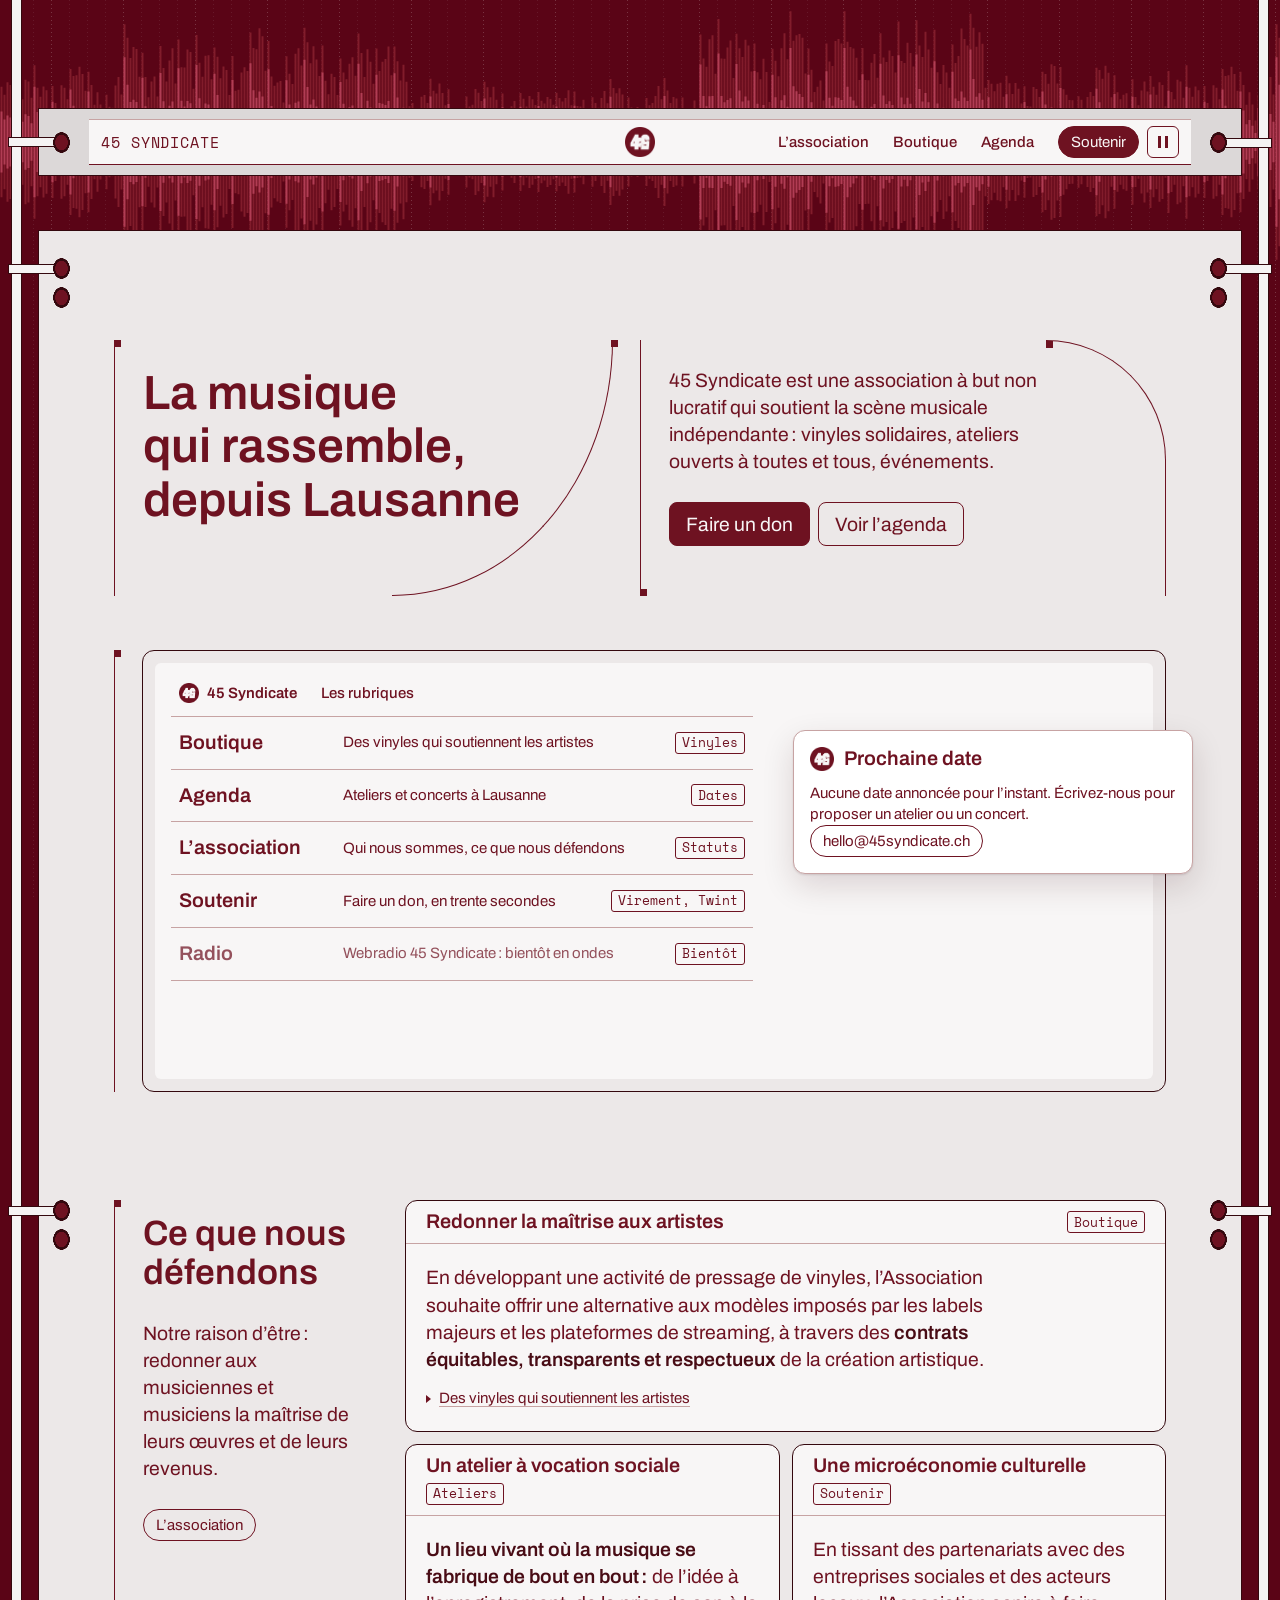
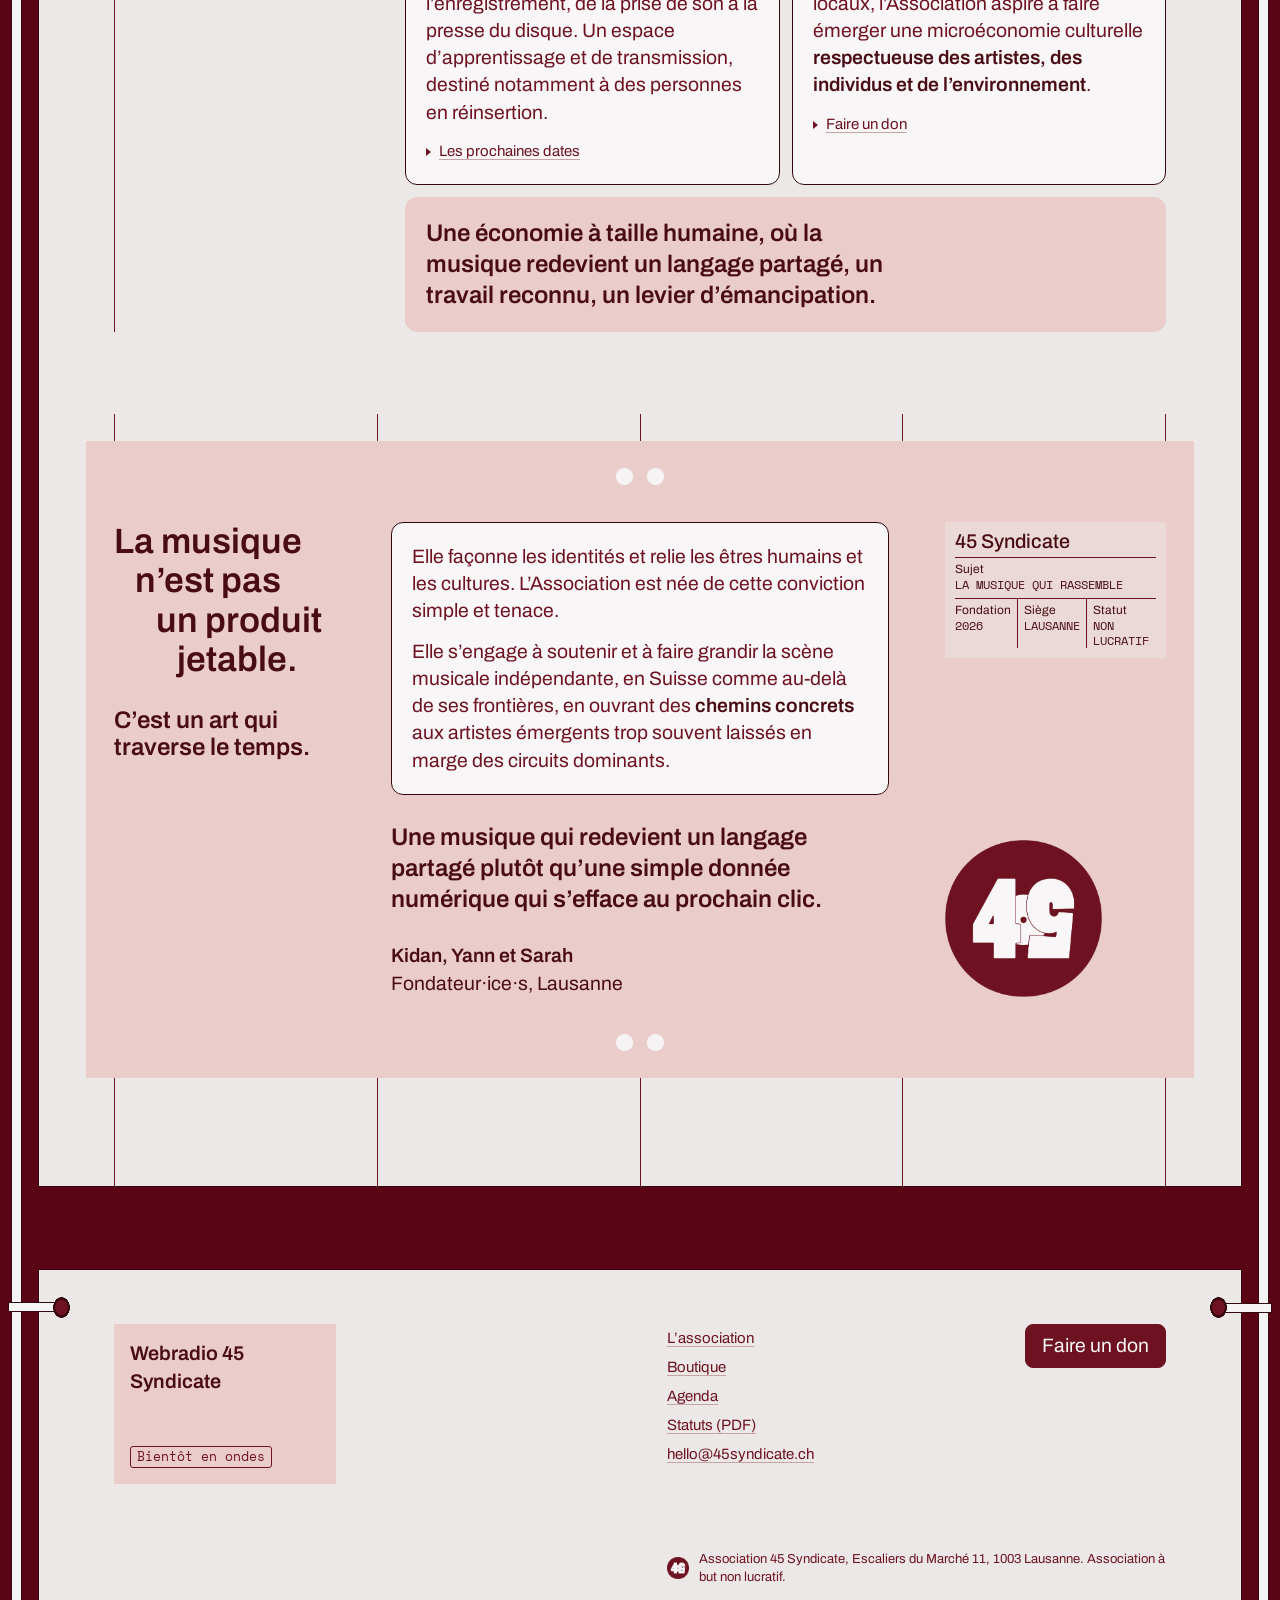
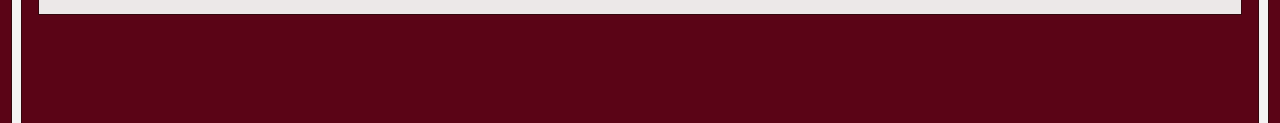
<file: index.html>
<!DOCTYPE html>
<html lang="fr-CH">
<head>
  <meta charset="UTF-8" />
  <meta name="viewport" content="width=device-width, initial-scale=1" />
  <title>45 Syndicate | Association musicale à Lausanne</title>
  <meta name="description" content="45 Syndicate est une association musicale lausannoise à but non lucratif : vinyles solidaires, ateliers DJ et production, événements et bientôt une webradio." />
  <meta property="og:title" content="45 Syndicate | Association musicale à Lausanne" />
  <meta property="og:description" content="Vinyles solidaires, ateliers DJ et production, événements à Lausanne." />
  <meta property="og:locale" content="fr_CH" />
  <meta property="og:type" content="website" />
  <meta name="theme-color" content="#5a0416" />
  <link rel="icon" type="image/png" href="./assets/favicon-bordeaux.png" />
  <link rel="preconnect" href="https://fonts.googleapis.com" />
  <link rel="preconnect" href="https://fonts.gstatic.com" crossorigin />
  <link rel="stylesheet" href="https://fonts.googleapis.com/css2?family=Archivo:wght@400;500;600&amp;family=Space+Mono&amp;display=swap" />
  <link rel="stylesheet" href="./css/jetons.css" />
  <link rel="stylesheet" href="./css/reset.css" />
  <link rel="stylesheet" href="./css/base.css" />
  <link rel="stylesheet" href="./css/frame.css" />
  <link rel="stylesheet" href="./css/lines.css" />
  <link rel="stylesheet" href="./css/buttons.css" />
  <link rel="stylesheet" href="./css/plate.css" />
  <link rel="stylesheet" href="./css/plate-menu.css" />
  <link rel="stylesheet" href="./css/deck.css" />
  <link rel="stylesheet" href="./css/opening.css" />
  <link rel="stylesheet" href="./css/window.css" />
  <link rel="stylesheet" href="./css/cards.css" />
  <link rel="stylesheet" href="./css/mission.css" />
  <link rel="stylesheet" href="./css/manifesto.css" />
  <link rel="stylesheet" href="./css/footer.css" />
</head>
<body data-page="home">
  <a class="skip-link" href="#contenu">Aller au contenu</a>
  <canvas class="waveform" data-field aria-hidden="true"></canvas>

  <div class="site">
    <header class="plate hinged hinged--single">
      <div class="plate__strip">
        <a class="plate__brand" href="./index.html" aria-current="page">45 Syndicate</a>
        <img class="plate__mark" src="./assets/logo-mark-bordeaux.png" alt="" width="30" height="30" />
        <div class="plate__end">
          <nav aria-label="Navigation principale">
            <button class="plate__toggle" type="button" aria-expanded="false" aria-controls="nav-menu">Menu</button>
            <ul id="nav-menu" class="plate__menu">
              <li><a href="./association.html">L’association</a></li>
              <li><a href="./shop.html">Boutique<span class="plate__count" data-cart-count hidden>0</span></a></li>
              <li><a href="./agenda.html">Agenda</a></li>
              <li class="plate__menu-cta"><a class="btn btn--solid btn--small" href="./association.html#soutenir">Soutenir</a></li>
            </ul>
          </nav>
          <button class="deck" type="button" data-field-toggle aria-pressed="false" hidden>
            <span class="deck__icon" aria-hidden="true"></span>
            <span class="visually-hidden" data-field-toggle-label>Mettre la piste du fond en pause</span>
          </button>
        </div>
      </div>
    </header>

    <main id="contenu" class="panel" tabindex="-1">
      <section class="panel__section opening hinged" aria-labelledby="titre-page">
        <div class="opening__title ruled ruled--top">
          <h1 id="titre-page" class="title-1">La musique qui rassemble, depuis Lausanne</h1>
          <span class="arc arc--br" aria-hidden="true"></span>
        </div>
        <div class="opening__body ruled ruled--bottom">
          <p class="lead">
            45 Syndicate est une association à but non lucratif qui soutient
            la scène musicale indépendante&#8239;: vinyles solidaires, ateliers
            ouverts à toutes et tous, événements.
          </p>
          <p class="actions">
            <a class="btn btn--solid" href="./association.html#soutenir">Faire un don</a>
            <a class="btn" href="./agenda.html">Voir l’agenda</a>
          </p>
          <span class="arc arc--tr" aria-hidden="true"></span>
        </div>
      </section>

      <section class="panel__section" aria-labelledby="tracklist-title">
        <div class="rubriques__frame">
          <div class="window">
            <div class="window__inner">
              <div class="window__bar">
                <span class="window__brand"><img src="./assets/logo-mark-bordeaux.png" alt="" width="20" height="20" />45 Syndicate</span>
                <h2 id="tracklist-title" class="window__title">Les rubriques</h2>
              </div>
              <ul class="tracklist">
                <li><a class="track" href="./shop.html"><span class="track__title">Boutique</span><span class="track__desc">Des vinyles qui soutiennent les artistes</span><span class="tag">Vinyles</span></a></li>
                <li><a class="track" href="./agenda.html"><span class="track__title">Agenda</span><span class="track__desc">Ateliers et concerts à Lausanne</span><span class="tag">Dates</span></a></li>
                <li><a class="track" href="./association.html"><span class="track__title">L’association</span><span class="track__desc">Qui nous sommes, ce que nous défendons</span><span class="tag">Statuts</span></a></li>
                <li><a class="track" href="./association.html#soutenir"><span class="track__title">Soutenir</span><span class="track__desc">Faire un don, en trente secondes</span><span class="tag">Virement, Twint</span></a></li>
                <li><p class="track track--off"><span class="track__title">Radio</span><span class="track__desc">Webradio 45 Syndicate&#8239;: bientôt en ondes</span><span class="tag">Bientôt</span></p></li>
              </ul>
            </div>
          </div>
          <aside class="float-card" aria-labelledby="next-title">
            <h2 id="next-title" class="float-card__title"><img src="./assets/logo-mark-bordeaux.png" alt="" width="24" height="24" />Prochaine date</h2>
            <div data-next-event>
              <p class="empty-note">Les dates sont sur la page <a href="./agenda.html">Agenda</a>.</p>
            </div>
          </aside>
        </div>
      </section>

      <section class="panel__section mission hinged" aria-labelledby="mission-title">
        <div class="mission__intro ruled ruled--top">
          <h2 id="mission-title" class="title-2">Ce que nous défendons</h2>
          <p class="mission__lead">
            Notre raison d’être&#8239;: redonner aux musiciennes et musiciens
            la maîtrise de leurs œuvres et de leurs revenus.
          </p>
          <a class="btn btn--small" href="./association.html">L’association</a>
        </div>
        <div class="mission__cards">
          <article class="card is-wide">
            <div class="card__bar">
              <h3 class="card__title">Redonner la maîtrise aux artistes</h3>
              <span class="tag">Boutique</span>
            </div>
            <div class="card__body">
              <p>
                En développant une activité de pressage de vinyles, l’Association
                souhaite offrir une alternative aux modèles imposés par les labels majeurs
                et les plateformes de streaming, à travers des <strong>contrats
                équitables, transparents et respectueux</strong> de la création artistique.
              </p>
              <p class="card__links"><span class="caret" aria-hidden="true"></span><a href="./shop.html">Des vinyles qui soutiennent les artistes</a></p>
            </div>
          </article>
          <article class="card">
            <div class="card__bar">
              <h3 class="card__title">Un atelier à vocation sociale</h3>
              <span class="tag">Ateliers</span>
            </div>
            <div class="card__body">
              <p>
                <strong>Un lieu vivant où la musique se fabrique de bout en bout&#8239;:</strong>
                de l’idée à l’enregistrement, de la prise de son à la presse du disque.
                Un espace d’apprentissage et de transmission, destiné notamment à des
                personnes en réinsertion.
              </p>
              <p class="card__links"><span class="caret" aria-hidden="true"></span><a href="./agenda.html">Les prochaines dates</a></p>
            </div>
          </article>
          <article class="card">
            <div class="card__bar">
              <h3 class="card__title">Une microéconomie culturelle</h3>
              <span class="tag">Soutenir</span>
            </div>
            <div class="card__body">
              <p>
                En tissant des partenariats avec des entreprises sociales et des
                acteurs locaux, l’Association aspire à faire émerger une microéconomie
                culturelle <strong>respectueuse des artistes, des individus et de l’environnement</strong>.
              </p>
              <p class="card__links"><span class="caret" aria-hidden="true"></span><a href="./association.html#soutenir">Faire un don</a></p>
            </div>
          </article>
          <article class="card card--wash is-wide">
            <div class="card__body">
              <p class="card__quote">
                Une économie à taille humaine, où la musique redevient un langage
                partagé, un travail reconnu, un levier d’émancipation.
              </p>
            </div>
          </article>
        </div>
      </section>

      <section class="panel__section manifesto" aria-labelledby="manifesto-title">
        <div class="manifesto__sheet">
          <div class="manifesto__head">
            <h2 id="manifesto-title" class="manifesto__title">
              <span>La musique</span>
              <span>n’est pas</span>
              <span>un produit</span>
              <span>jetable.</span>
            </h2>
            <p class="manifesto__sub">C’est un art qui traverse le temps.</p>
          </div>
          <article class="card manifesto__card">
            <div class="card__body">
              <p>
                Elle façonne les identités et relie les êtres humains et les
                cultures. L’Association est née de cette conviction simple et
                tenace.
              </p>
              <p>
                Elle s’engage à soutenir et à faire grandir la scène musicale
                indépendante, en Suisse comme au-delà de ses frontières, en ouvrant
                des <strong>chemins concrets</strong> aux artistes émergents trop
                souvent laissés en marge des circuits dominants.
              </p>
            </div>
          </article>
          <div class="manifesto__voice">
            <p class="manifesto__quote">
              Une musique qui redevient un langage partagé plutôt qu’une simple
              donnée numérique qui s’efface au prochain clic.
            </p>
            <p>
              <strong>Kidan, Yann et Sarah</strong><br />
              Fondateur·ice·s, Lausanne
            </p>
          </div>
          <div class="manifesto__side">
            <dl class="stamp">
              <div class="stamp__head"><dt class="visually-hidden">Nom</dt><dd>45 Syndicate</dd></div>
              <div class="stamp__wide"><dt>Sujet</dt><dd>La musique qui rassemble</dd></div>
              <div><dt>Fondation</dt><dd>2026</dd></div>
              <div><dt>Siège</dt><dd>Lausanne</dd></div>
              <div><dt>Statut</dt><dd>Non lucratif</dd></div>
            </dl>
            <img class="manifesto__mark" src="./assets/logo-mark-bordeaux.png" alt="" width="180" height="180" loading="lazy" />
          </div>
          <span class="manifesto__rivets" aria-hidden="true"></span>
        </div>
      </section>
    </main>

    <footer class="site-footer panel hinged hinged--single">
      <div class="footer__grid">
        <div class="footer__radio">
          <p class="footer__radio-name">Webradio 45 Syndicate</p>
          <p><span class="tag">Bientôt en ondes</span></p>
        </div>
        <nav class="footer__nav" aria-label="Pied de page">
          <ul class="footer__links">
            <li><a href="./association.html">L’association</a></li>
            <li><a href="./shop.html">Boutique</a></li>
            <li><a href="./agenda.html">Agenda</a></li>
            <li><a href="./assets/documents/statuts-45-syndicate.pdf" download>Statuts (PDF)</a></li>
            <li><a href="mailto:hello@45syndicate.ch">hello@45syndicate.ch</a></li>
          </ul>
        </nav>
        <p class="footer__cta"><a class="btn btn--solid" href="./association.html#soutenir">Faire un don</a></p>
        <p class="footer__legal">
          <img src="./assets/logo-mark-bordeaux.png" alt="" width="22" height="22" loading="lazy" />
          Association 45 Syndicate, Escaliers du Marché 11, 1003 Lausanne. Association à but non lucratif.
        </p>
      </div>
    </footer>
  </div>

  <script type="module" src="./js/main.js"></script>
</body>
</html>
</file>
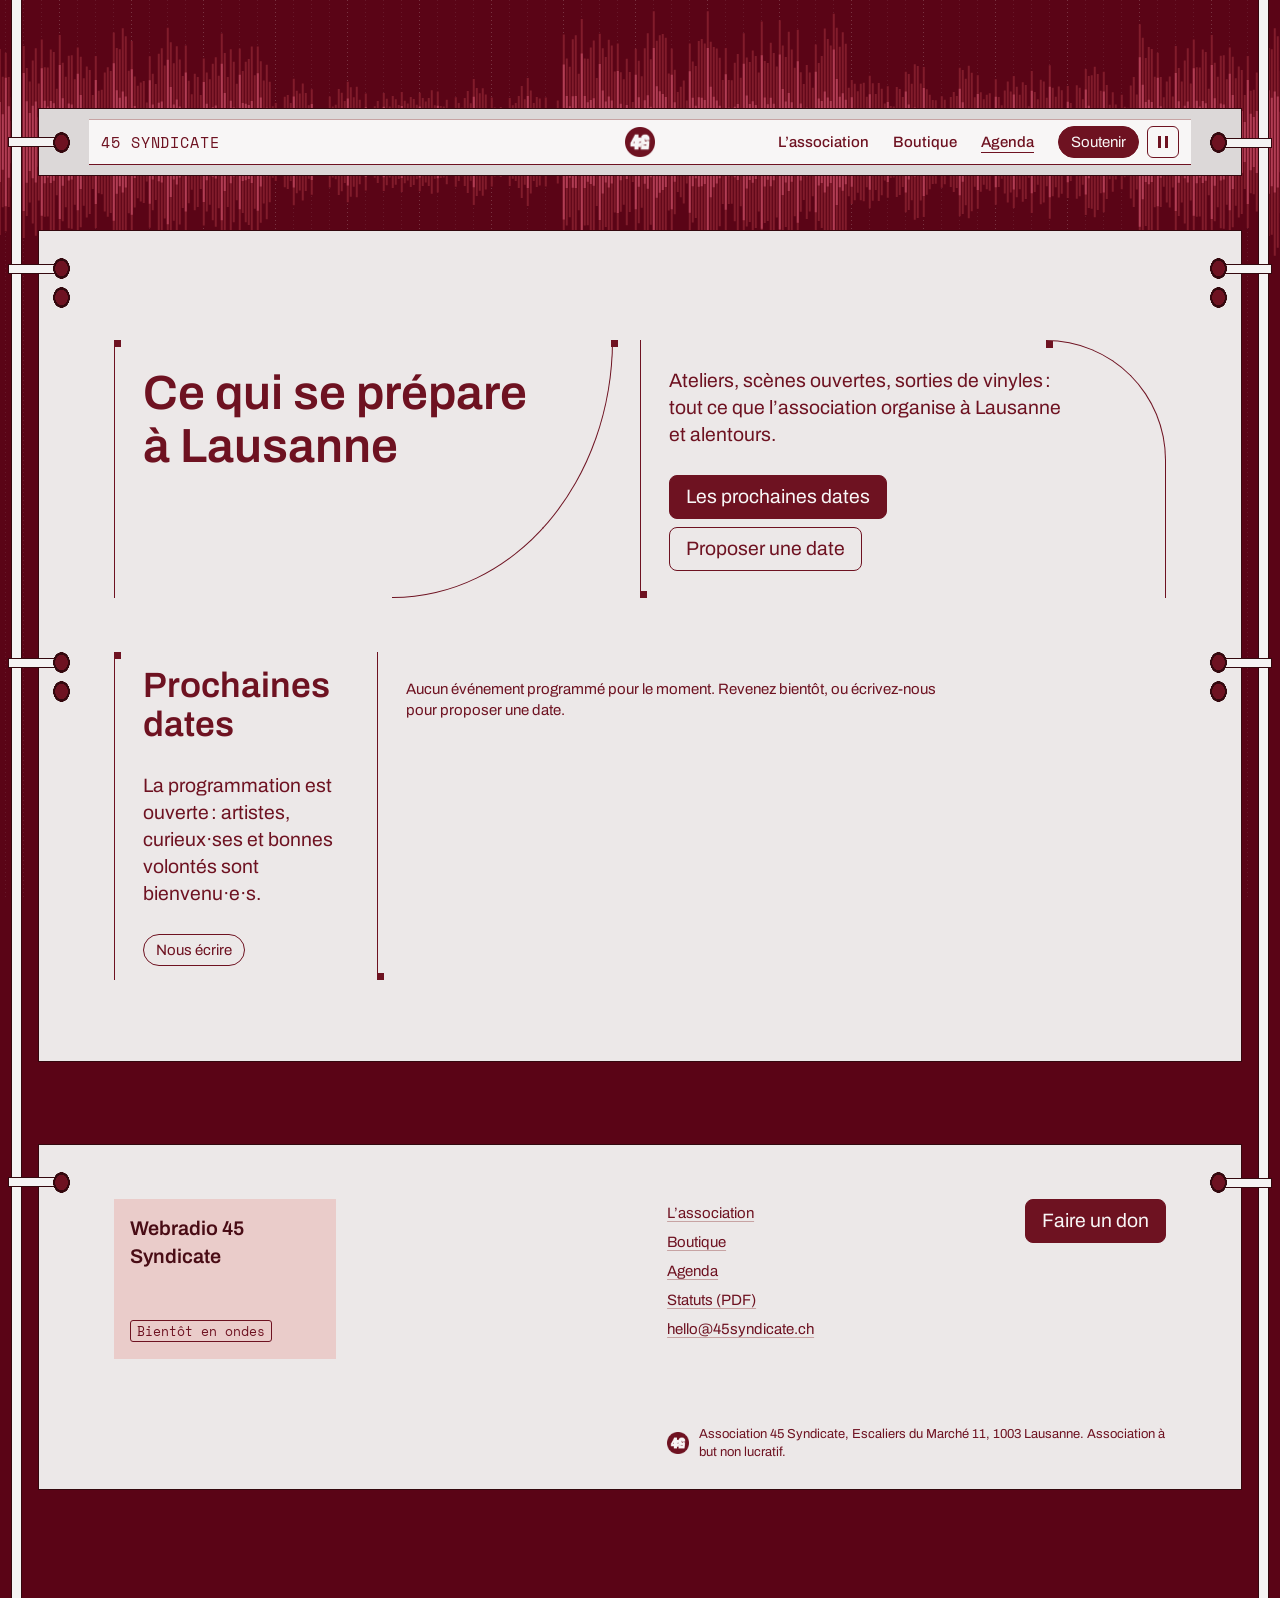
<file: agenda.html>
<!DOCTYPE html>
<html lang="fr-CH">
<head>
  <meta charset="UTF-8" />
  <meta name="viewport" content="width=device-width, initial-scale=1" />
  <title>Agenda | 45 Syndicate, Lausanne</title>
  <meta name="description" content="Ateliers DJ et production, scènes ouvertes, sorties de vinyles : les prochaines dates de 45 Syndicate à Lausanne." />
  <meta property="og:title" content="Agenda | 45 Syndicate, Lausanne" />
  <meta property="og:description" content="Ateliers, scènes ouvertes et sorties de vinyles à Lausanne." />
  <meta property="og:locale" content="fr_CH" />
  <meta property="og:type" content="website" />
  <meta name="theme-color" content="#5a0416" />
  <link rel="icon" type="image/png" href="./assets/favicon-bordeaux.png" />
  <link rel="preconnect" href="https://fonts.googleapis.com" />
  <link rel="preconnect" href="https://fonts.gstatic.com" crossorigin />
  <link rel="stylesheet" href="https://fonts.googleapis.com/css2?family=Archivo:wght@400;500;600&amp;family=Space+Mono&amp;display=swap" />
  <link rel="stylesheet" href="./css/jetons.css" />
  <link rel="stylesheet" href="./css/reset.css" />
  <link rel="stylesheet" href="./css/base.css" />
  <link rel="stylesheet" href="./css/frame.css" />
  <link rel="stylesheet" href="./css/lines.css" />
  <link rel="stylesheet" href="./css/buttons.css" />
  <link rel="stylesheet" href="./css/plate.css" />
  <link rel="stylesheet" href="./css/plate-menu.css" />
  <link rel="stylesheet" href="./css/deck.css" />
  <link rel="stylesheet" href="./css/opening.css" />
  <link rel="stylesheet" href="./css/cards.css" />
  <link rel="stylesheet" href="./css/agenda.css" />
  <link rel="stylesheet" href="./css/footer.css" />
</head>
<body data-page="agenda">
  <a class="skip-link" href="#contenu">Aller au contenu</a>
  <canvas class="waveform" data-field aria-hidden="true"></canvas>

  <div class="site">
    <header class="plate hinged hinged--single">
      <div class="plate__strip">
        <a class="plate__brand" href="./index.html">45 Syndicate</a>
        <img class="plate__mark" src="./assets/logo-mark-bordeaux.png" alt="" width="30" height="30" />
        <div class="plate__end">
          <nav aria-label="Navigation principale">
            <button class="plate__toggle" type="button" aria-expanded="false" aria-controls="nav-menu">Menu</button>
            <ul id="nav-menu" class="plate__menu">
              <li><a href="./association.html">L’association</a></li>
              <li><a href="./shop.html">Boutique<span class="plate__count" data-cart-count hidden>0</span></a></li>
              <li><a href="./agenda.html" aria-current="page">Agenda</a></li>
              <li class="plate__menu-cta"><a class="btn btn--solid btn--small" href="./association.html#soutenir">Soutenir</a></li>
            </ul>
          </nav>
          <button class="deck" type="button" data-field-toggle aria-pressed="false" hidden>
            <span class="deck__icon" aria-hidden="true"></span>
            <span class="visually-hidden" data-field-toggle-label>Mettre la piste du fond en pause</span>
          </button>
        </div>
      </div>
    </header>

    <main id="contenu" class="panel" tabindex="-1">
      <section class="panel__section opening hinged" aria-labelledby="titre-page">
        <div class="opening__title ruled ruled--top">
          <h1 id="titre-page" class="title-1">Ce qui se prépare à Lausanne</h1>
          <span class="arc arc--br" aria-hidden="true"></span>
        </div>
        <div class="opening__body ruled ruled--bottom">
          <p class="lead">
            Ateliers, scènes ouvertes, sorties de vinyles&#8239;: tout ce que
            l’association organise à Lausanne et alentours.
          </p>
          <p class="actions">
            <a class="btn btn--solid" href="#dates">Les prochaines dates</a>
            <a class="btn" href="mailto:hello@45syndicate.ch">Proposer une date</a>
          </p>
          <span class="arc arc--tr" aria-hidden="true"></span>
        </div>
      </section>

      <section id="dates" class="panel__section agenda hinged" aria-labelledby="agenda-title">
        <div class="agenda__intro ruled ruled--top">
          <h2 id="agenda-title" class="title-2">Prochaines dates</h2>
          <p>
            La programmation est ouverte&#8239;: artistes, curieux·ses et bonnes
            volontés sont bienvenu·e·s.
          </p>
          <a class="btn btn--small" href="mailto:hello@45syndicate.ch">Nous écrire</a>
        </div>
        <div class="agenda__list ruled ruled--bottom" data-events-list>
          <p class="empty-note">Les dates s’affichent avec JavaScript. Écrivez-nous à hello@45syndicate.ch pour connaître le programme.</p>
        </div>
      </section>
    </main>

    <footer class="site-footer panel hinged hinged--single">
      <div class="footer__grid">
        <div class="footer__radio">
          <p class="footer__radio-name">Webradio 45 Syndicate</p>
          <p><span class="tag">Bientôt en ondes</span></p>
        </div>
        <nav class="footer__nav" aria-label="Pied de page">
          <ul class="footer__links">
            <li><a href="./association.html">L’association</a></li>
            <li><a href="./shop.html">Boutique</a></li>
            <li><a href="./agenda.html">Agenda</a></li>
            <li><a href="./assets/documents/statuts-45-syndicate.pdf" download>Statuts (PDF)</a></li>
            <li><a href="mailto:hello@45syndicate.ch">hello@45syndicate.ch</a></li>
          </ul>
        </nav>
        <p class="footer__cta"><a class="btn btn--solid" href="./association.html#soutenir">Faire un don</a></p>
        <p class="footer__legal">
          <img src="./assets/logo-mark-bordeaux.png" alt="" width="22" height="22" loading="lazy" />
          Association 45 Syndicate, Escaliers du Marché 11, 1003 Lausanne. Association à but non lucratif.
        </p>
      </div>
    </footer>
  </div>

  <script type="module" src="./js/main.js"></script>
</body>
</html>
</file>
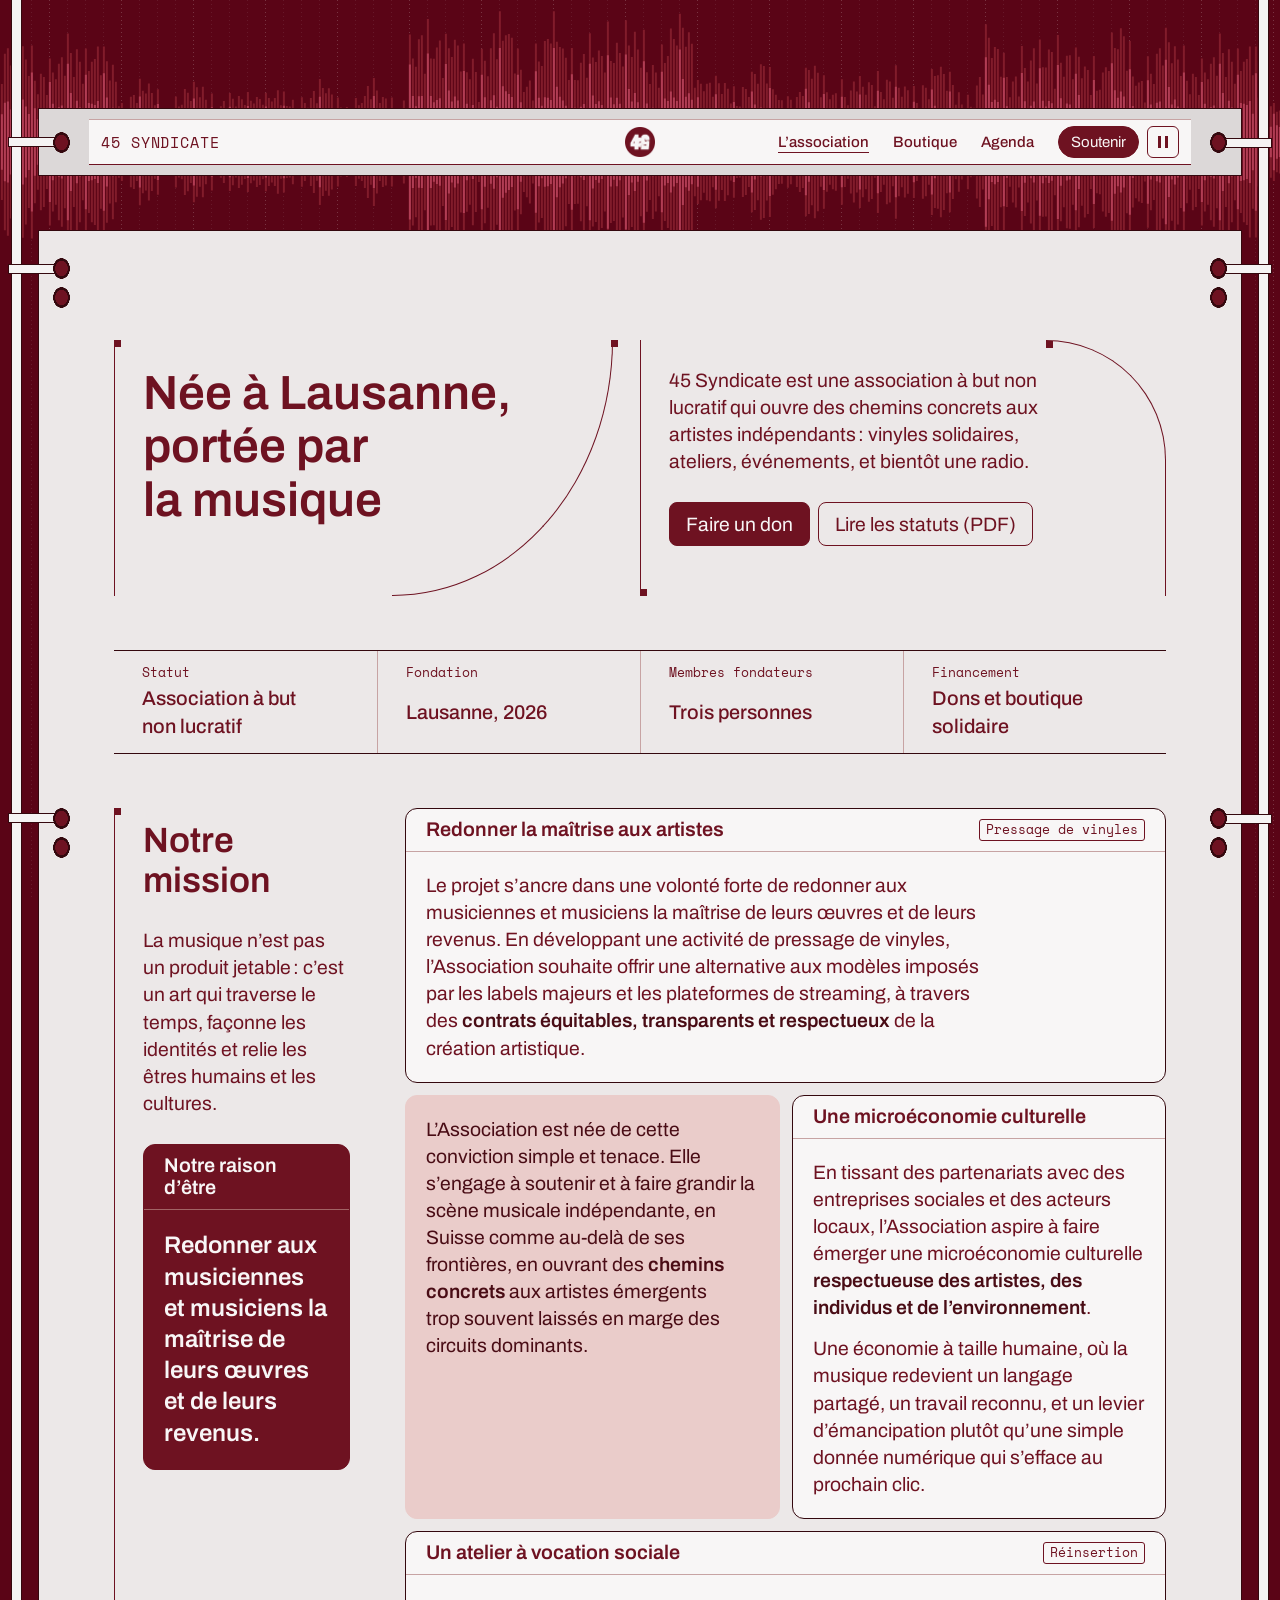
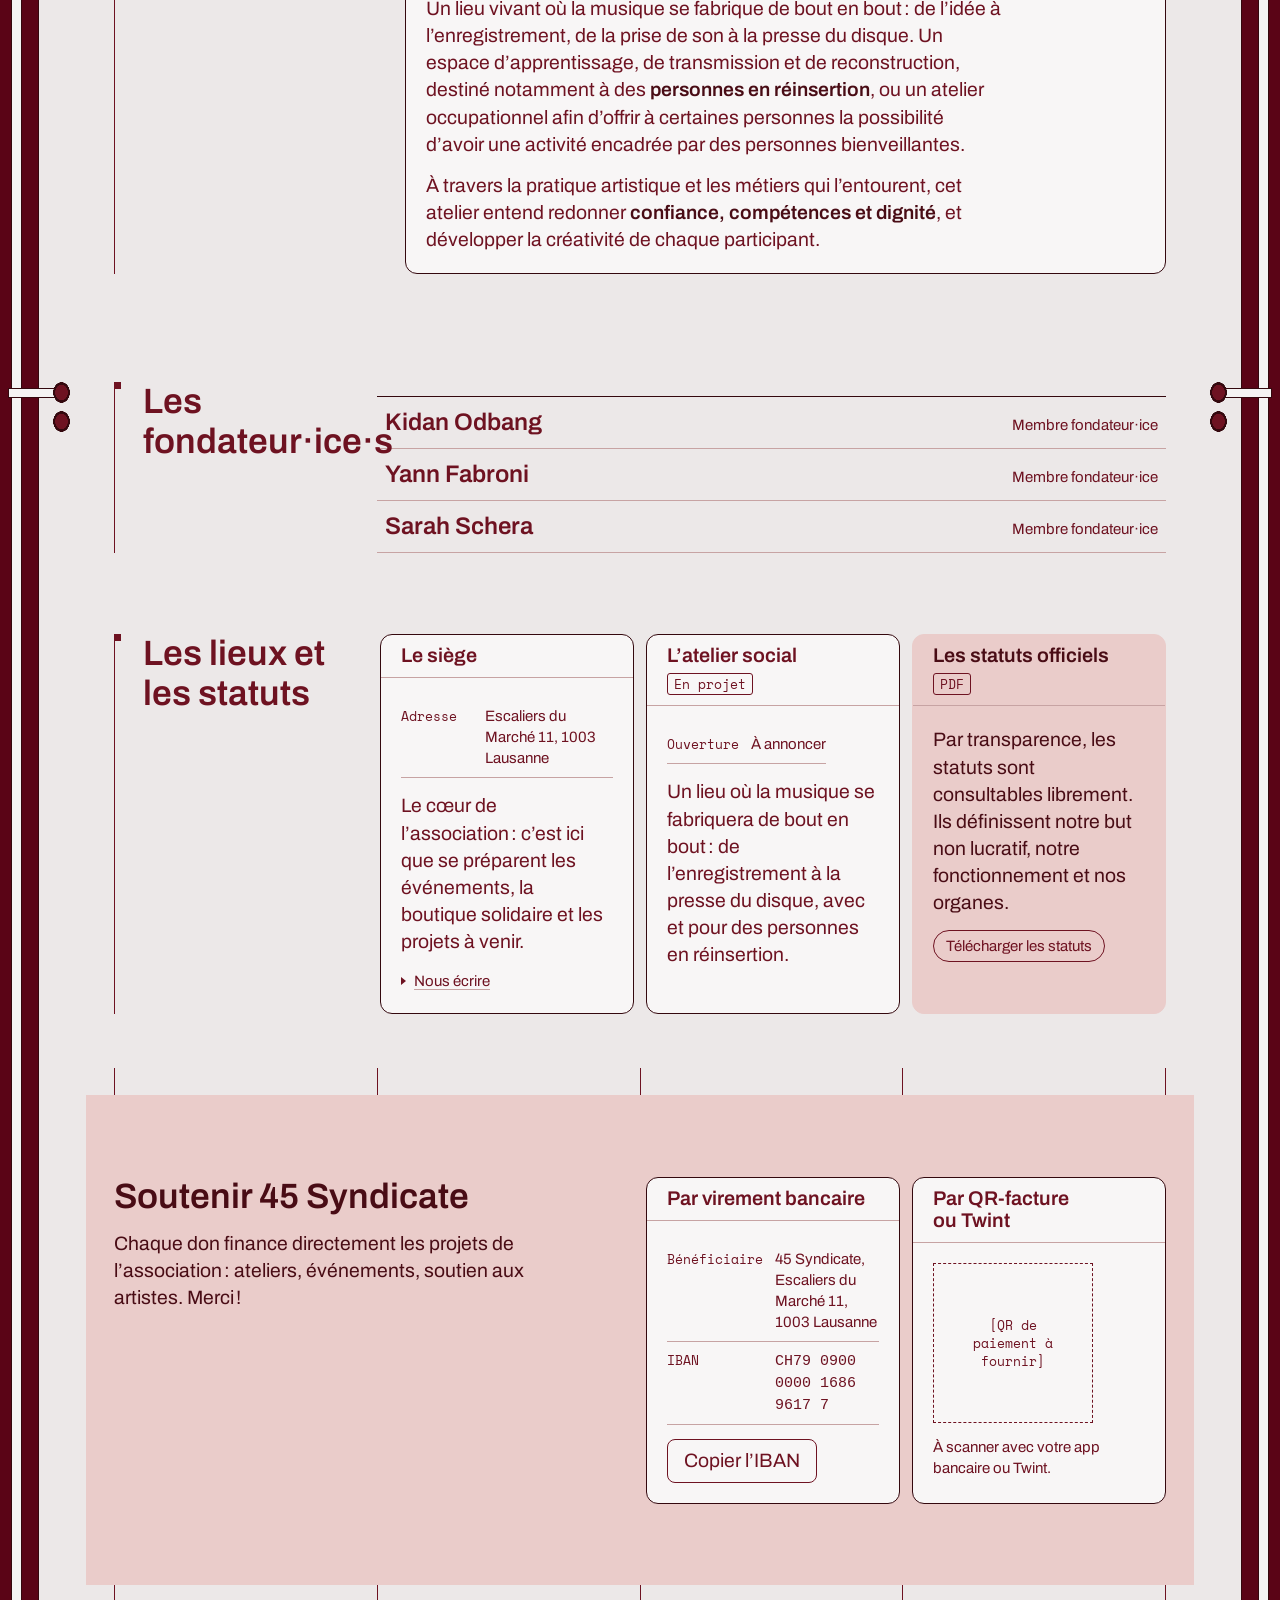
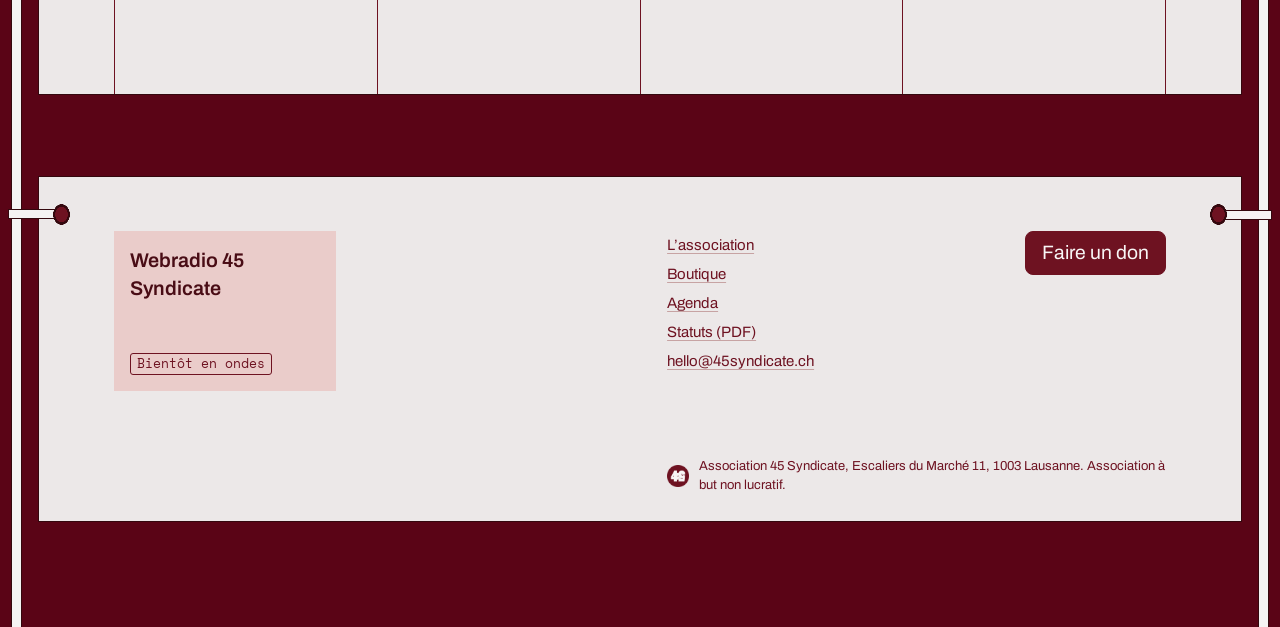
<file: association.html>
<!DOCTYPE html>
<html lang="fr-CH">
<head>
  <meta charset="UTF-8" />
  <meta name="viewport" content="width=device-width, initial-scale=1" />
  <title>L’association | 45 Syndicate, Lausanne</title>
  <meta name="description" content="45 Syndicate, association lausannoise à but non lucratif : mission, fondateur·ice·s, lieux, statuts et dons." />
  <meta property="og:title" content="L’association | 45 Syndicate, Lausanne" />
  <meta property="og:description" content="Mission, équipe, statuts et dons de l’association 45 Syndicate." />
  <meta property="og:locale" content="fr_CH" />
  <meta property="og:type" content="website" />
  <meta name="theme-color" content="#5a0416" />
  <link rel="icon" type="image/png" href="./assets/favicon-bordeaux.png" />
  <link rel="preconnect" href="https://fonts.googleapis.com" />
  <link rel="preconnect" href="https://fonts.gstatic.com" crossorigin />
  <link rel="stylesheet" href="https://fonts.googleapis.com/css2?family=Archivo:wght@400;500;600&amp;family=Space+Mono&amp;display=swap" />
  <link rel="stylesheet" href="./css/jetons.css" />
  <link rel="stylesheet" href="./css/reset.css" />
  <link rel="stylesheet" href="./css/base.css" />
  <link rel="stylesheet" href="./css/frame.css" />
  <link rel="stylesheet" href="./css/lines.css" />
  <link rel="stylesheet" href="./css/buttons.css" />
  <link rel="stylesheet" href="./css/plate.css" />
  <link rel="stylesheet" href="./css/plate-menu.css" />
  <link rel="stylesheet" href="./css/deck.css" />
  <link rel="stylesheet" href="./css/opening.css" />
  <link rel="stylesheet" href="./css/cards.css" />
  <link rel="stylesheet" href="./css/mission.css" />
  <link rel="stylesheet" href="./css/manifesto.css" />
  <link rel="stylesheet" href="./css/association.css" />
  <link rel="stylesheet" href="./css/footer.css" />
</head>
<body data-page="association">
  <a class="skip-link" href="#contenu">Aller au contenu</a>
  <canvas class="waveform" data-field aria-hidden="true"></canvas>

  <div class="site">
    <header class="plate hinged hinged--single">
      <div class="plate__strip">
        <a class="plate__brand" href="./index.html">45 Syndicate</a>
        <img class="plate__mark" src="./assets/logo-mark-bordeaux.png" alt="" width="30" height="30" />
        <div class="plate__end">
          <nav aria-label="Navigation principale">
            <button class="plate__toggle" type="button" aria-expanded="false" aria-controls="nav-menu">Menu</button>
            <ul id="nav-menu" class="plate__menu">
              <li><a href="./association.html" aria-current="page">L’association</a></li>
              <li><a href="./shop.html">Boutique<span class="plate__count" data-cart-count hidden>0</span></a></li>
              <li><a href="./agenda.html">Agenda</a></li>
              <li class="plate__menu-cta"><a class="btn btn--solid btn--small" href="#soutenir">Soutenir</a></li>
            </ul>
          </nav>
          <button class="deck" type="button" data-field-toggle aria-pressed="false" hidden>
            <span class="deck__icon" aria-hidden="true"></span>
            <span class="visually-hidden" data-field-toggle-label>Mettre la piste du fond en pause</span>
          </button>
        </div>
      </div>
    </header>

    <main id="contenu" class="panel" tabindex="-1">
      <section class="panel__section opening hinged" aria-labelledby="titre-page">
        <div class="opening__title ruled ruled--top">
          <h1 id="titre-page" class="title-1">Née à Lausanne, portée par la musique</h1>
          <span class="arc arc--br" aria-hidden="true"></span>
        </div>
        <div class="opening__body ruled ruled--bottom">
          <p class="lead">
            45 Syndicate est une association à but non lucratif qui ouvre des
            chemins concrets aux artistes indépendants&#8239;: vinyles solidaires,
            ateliers, événements, et bientôt une radio.
          </p>
          <p class="actions">
            <a class="btn btn--solid" href="#soutenir">Faire un don</a>
            <a class="btn" href="./assets/documents/statuts-45-syndicate.pdf" download>Lire les statuts (PDF)</a>
          </p>
          <span class="arc arc--tr" aria-hidden="true"></span>
        </div>
      </section>

      <section class="panel__section facts" aria-label="L’association en bref">
        <dl class="facts__grid">
          <div class="facts__item"><dt>Statut</dt><dd>Association à but non lucratif</dd></div>
          <div class="facts__item"><dt>Fondation</dt><dd>Lausanne, 2026</dd></div>
          <div class="facts__item"><dt>Membres fondateurs</dt><dd>Trois personnes</dd></div>
          <div class="facts__item"><dt>Financement</dt><dd>Dons et boutique solidaire</dd></div>
        </dl>
      </section>

      <section class="panel__section mission hinged" aria-labelledby="mission-title">
        <div class="mission__intro ruled ruled--top">
          <h2 id="mission-title" class="title-2">Notre mission</h2>
          <p class="mission__lead">
            La musique n’est pas un produit jetable&#8239;: c’est un art qui
            traverse le temps, façonne les identités et relie les êtres humains
            et les cultures.
          </p>
          <article class="card card--ink">
            <div class="card__bar">
              <h3 class="card__title">Notre raison d’être</h3>
            </div>
            <div class="card__body">
              <p class="card__quote">
                Redonner aux musiciennes et musiciens la maîtrise de leurs œuvres
                et de leurs revenus.
              </p>
            </div>
          </article>
        </div>
        <div class="mission__cards">
          <article class="card is-wide">
            <div class="card__bar">
              <h3 class="card__title">Redonner la maîtrise aux artistes</h3>
              <span class="tag">Pressage de vinyles</span>
            </div>
            <div class="card__body">
              <p>
                Le projet s’ancre dans une volonté forte de redonner aux
                musiciennes et musiciens la maîtrise de leurs œuvres et de leurs
                revenus. En développant une activité de pressage de vinyles,
                l’Association souhaite offrir une alternative aux modèles imposés
                par les labels majeurs et les plateformes de streaming, à travers
                des <strong>contrats équitables, transparents et respectueux</strong>
                de la création artistique.
              </p>
            </div>
          </article>
          <article class="card card--wash">
            <div class="card__body">
              <p>
                L’Association est née de cette conviction simple et tenace. Elle
                s’engage à soutenir et à faire grandir la scène musicale
                indépendante, en Suisse comme au-delà de ses frontières, en ouvrant
                des <strong>chemins concrets</strong> aux artistes émergents trop
                souvent laissés en marge des circuits dominants.
              </p>
            </div>
          </article>
          <article class="card is-wide">
            <div class="card__bar">
              <h3 class="card__title">Un atelier à vocation sociale</h3>
              <span class="tag">Réinsertion</span>
            </div>
            <div class="card__body">
              <p>
                Un lieu vivant où la musique se fabrique de bout en bout&#8239;: de
                l’idée à l’enregistrement, de la prise de son à la presse du
                disque. Un espace d’apprentissage, de transmission et de
                reconstruction, destiné notamment à des <strong>personnes en
                réinsertion</strong>, ou un atelier occupationnel afin d’offrir à
                certaines personnes la possibilité d’avoir une activité encadrée
                par des personnes bienveillantes.
              </p>
              <p>
                À travers la pratique artistique et les métiers qui l’entourent,
                cet atelier entend redonner <strong>confiance, compétences et
                dignité</strong>, et développer la créativité de chaque participant.
              </p>
            </div>
          </article>
          <article class="card">
            <div class="card__bar">
              <h3 class="card__title">Une microéconomie culturelle</h3>
            </div>
            <div class="card__body">
              <p>
                En tissant des partenariats avec des entreprises sociales et des
                acteurs locaux, l’Association aspire à faire émerger une
                microéconomie culturelle <strong>respectueuse des artistes, des
                individus et de l’environnement</strong>.
              </p>
              <p>
                Une économie à taille humaine, où la musique redevient un langage
                partagé, un travail reconnu, et un levier d’émancipation plutôt
                qu’une simple donnée numérique qui s’efface au prochain clic.
              </p>
            </div>
          </article>
        </div>
      </section>

      <section class="panel__section credits hinged" aria-labelledby="team-title">
        <h2 id="team-title" class="title-2 credits__title ruled ruled--top">Les fondateur·ice·s</h2>
        <ul class="credits__list">
          <li class="credits__item"><span class="credits__name">Kidan Odbang</span><span class="credits__role">Membre fondateur·ice</span></li>
          <li class="credits__item"><span class="credits__name">Yann Fabroni</span><span class="credits__role">Membre fondateur·ice</span></li>
          <li class="credits__item"><span class="credits__name">Sarah Schera</span><span class="credits__role">Membre fondateur·ice</span></li>
        </ul>
      </section>

      <section class="panel__section quad" aria-labelledby="places-title">
        <h2 id="places-title" class="title-2 quad__title ruled ruled--top">Les lieux et les statuts</h2>
        <article class="card">
          <div class="card__bar">
            <h3 class="card__title">Le siège</h3>
          </div>
          <div class="card__body">
            <dl class="meta-list">
              <div><dt>Adresse</dt><dd>Escaliers du Marché 11, 1003 Lausanne</dd></div>
            </dl>
            <p>
              Le cœur de l’association&#8239;: c’est ici que se préparent les
              événements, la boutique solidaire et les projets à venir.
            </p>
            <p class="card__links"><span class="caret" aria-hidden="true"></span><a href="mailto:hello@45syndicate.ch">Nous écrire</a></p>
          </div>
        </article>
        <article class="card">
          <div class="card__bar">
            <h3 class="card__title">L’atelier social</h3>
            <span class="tag">En projet</span>
          </div>
          <div class="card__body">
            <dl class="meta-list">
              <div><dt>Ouverture</dt><dd>À annoncer</dd></div>
            </dl>
            <p>
              Un lieu où la musique se fabriquera de bout en bout&#8239;: de
              l’enregistrement à la presse du disque, avec et pour des personnes
              en réinsertion.
            </p>
          </div>
        </article>
        <article class="card card--wash">
          <div class="card__bar">
            <h3 class="card__title">Les statuts officiels</h3>
            <span class="tag">PDF</span>
          </div>
          <div class="card__body">
            <p>
              Par transparence, les statuts sont consultables librement. Ils
              définissent notre but non lucratif, notre fonctionnement et nos organes.
            </p>
            <a class="btn btn--small" href="./assets/documents/statuts-45-syndicate.pdf" download>Télécharger les statuts</a>
          </div>
        </article>
      </section>

      <section id="soutenir" class="panel__section manifesto" aria-labelledby="donate-title">
        <div class="manifesto__sheet donate__sheet">
          <div class="donate__intro">
            <h2 id="donate-title" class="title-2">Soutenir 45&nbsp;Syndicate</h2>
            <p>
              Chaque don finance directement les projets de l’association&#8239;:
              ateliers, événements, soutien aux artistes. Merci&#8239;!
            </p>
          </div>
          <article class="card">
            <div class="card__bar">
              <h3 class="card__title">Par virement bancaire</h3>
            </div>
            <div class="card__body">
              <dl class="meta-list">
                <div><dt>Bénéficiaire</dt><dd>45 Syndicate, Escaliers du Marché 11, 1003 Lausanne</dd></div>
                <div><dt>IBAN</dt><dd><code id="iban-don">CH79 0900 0000 1686 9617 7</code></dd></div>
              </dl>
              <button class="btn copy-button" type="button" data-copy-target="#iban-don">Copier l’IBAN</button>
            </div>
          </article>
          <article class="card">
            <div class="card__bar">
              <h3 class="card__title">Par QR-facture ou Twint</h3>
            </div>
            <div class="card__body">
              <div class="donate__qr">
                <p class="placeholder-note">[QR de paiement à fournir]</p>
              </div>
              <p class="donate__note">À scanner avec votre app bancaire ou Twint.</p>
            </div>
          </article>
        </div>
      </section>
    </main>

    <footer class="site-footer panel hinged hinged--single">
      <div class="footer__grid">
        <div class="footer__radio">
          <p class="footer__radio-name">Webradio 45 Syndicate</p>
          <p><span class="tag">Bientôt en ondes</span></p>
        </div>
        <nav class="footer__nav" aria-label="Pied de page">
          <ul class="footer__links">
            <li><a href="./association.html">L’association</a></li>
            <li><a href="./shop.html">Boutique</a></li>
            <li><a href="./agenda.html">Agenda</a></li>
            <li><a href="./assets/documents/statuts-45-syndicate.pdf" download>Statuts (PDF)</a></li>
            <li><a href="mailto:hello@45syndicate.ch">hello@45syndicate.ch</a></li>
          </ul>
        </nav>
        <p class="footer__cta"><a class="btn btn--solid" href="./association.html#soutenir">Faire un don</a></p>
        <p class="footer__legal">
          <img src="./assets/logo-mark-bordeaux.png" alt="" width="22" height="22" loading="lazy" />
          Association 45 Syndicate, Escaliers du Marché 11, 1003 Lausanne. Association à but non lucratif.
        </p>
      </div>
    </footer>
  </div>

  <script type="module" src="./js/main.js"></script>
</body>
</html>
</file>
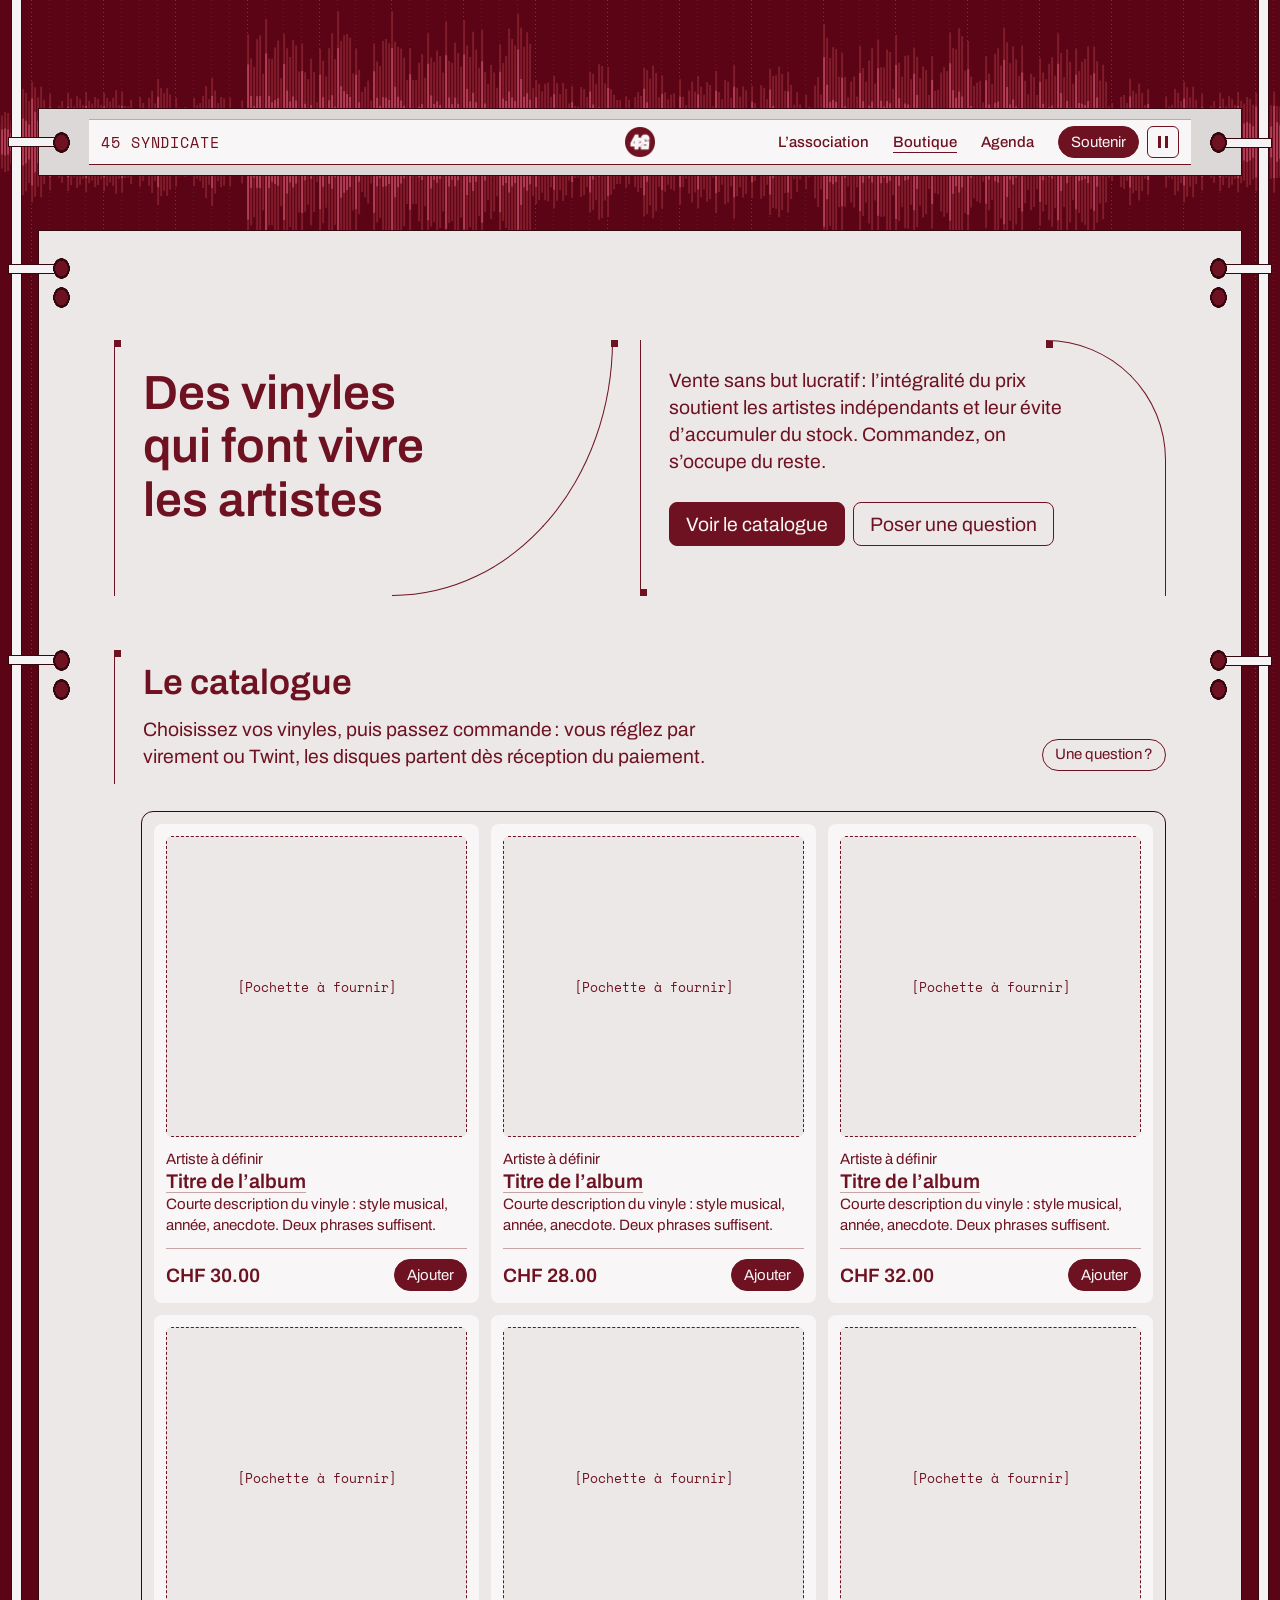
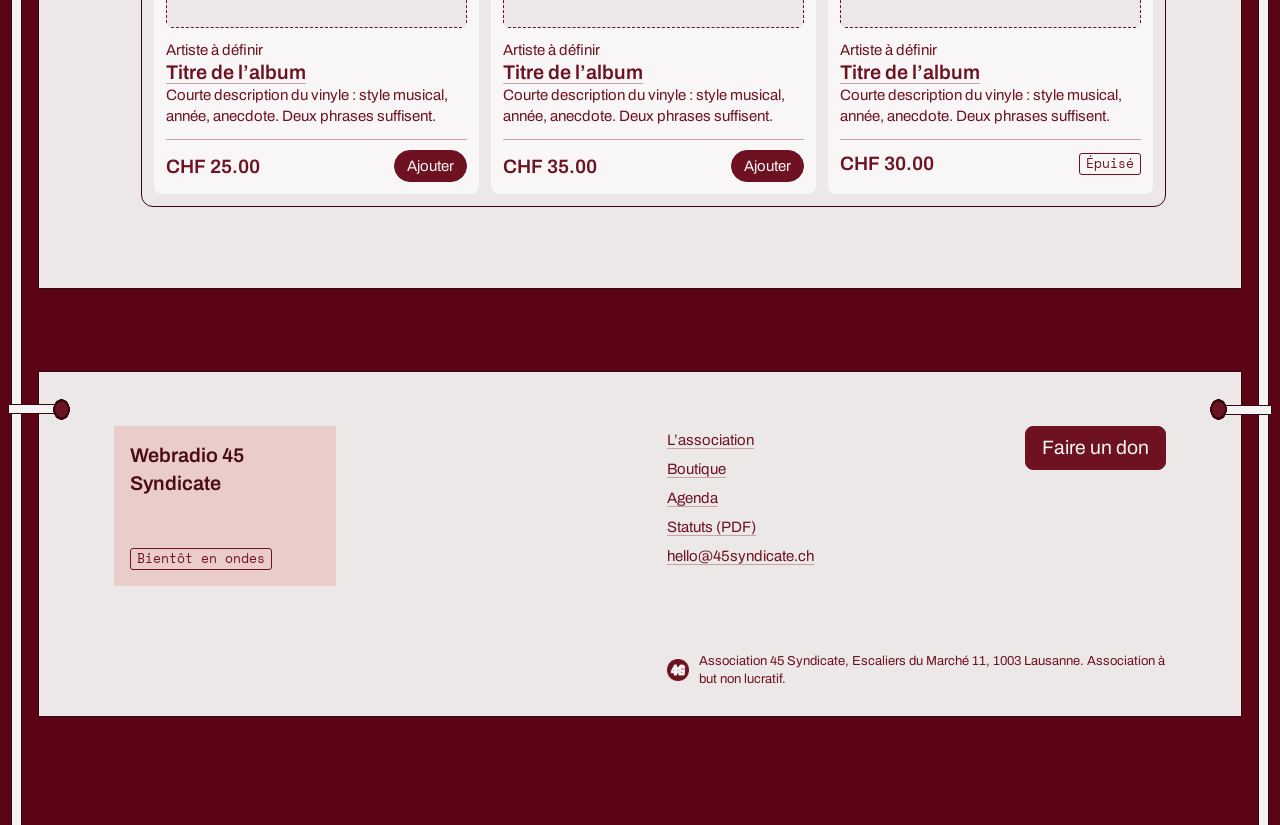
<file: shop.html>
<!DOCTYPE html>
<html lang="fr-CH">
<head>
  <meta charset="UTF-8" />
  <meta name="viewport" content="width=device-width, initial-scale=1" />
  <title>Boutique solidaire | 45 Syndicate, Lausanne</title>
  <meta name="description" content="Vinyles solidaires de 45 Syndicate : l’intégralité du prix soutient les artistes indépendants. Commande en ligne, paiement par virement ou Twint." />
  <meta property="og:title" content="Boutique solidaire | 45 Syndicate, Lausanne" />
  <meta property="og:description" content="Des vinyles qui font vivre les artistes indépendants." />
  <meta property="og:locale" content="fr_CH" />
  <meta property="og:type" content="website" />
  <meta name="theme-color" content="#5a0416" />
  <link rel="icon" type="image/png" href="./assets/favicon-bordeaux.png" />
  <link rel="preconnect" href="https://fonts.googleapis.com" />
  <link rel="preconnect" href="https://fonts.gstatic.com" crossorigin />
  <link rel="stylesheet" href="https://fonts.googleapis.com/css2?family=Archivo:wght@400;500;600&amp;family=Space+Mono&amp;display=swap" />
  <link rel="stylesheet" href="./css/jetons.css" />
  <link rel="stylesheet" href="./css/reset.css" />
  <link rel="stylesheet" href="./css/base.css" />
  <link rel="stylesheet" href="./css/frame.css" />
  <link rel="stylesheet" href="./css/lines.css" />
  <link rel="stylesheet" href="./css/buttons.css" />
  <link rel="stylesheet" href="./css/plate.css" />
  <link rel="stylesheet" href="./css/plate-menu.css" />
  <link rel="stylesheet" href="./css/deck.css" />
  <link rel="stylesheet" href="./css/opening.css" />
  <link rel="stylesheet" href="./css/shop.css" />
  <link rel="stylesheet" href="./css/dialog.css" />
  <link rel="stylesheet" href="./css/forms.css" />
  <link rel="stylesheet" href="./css/cards.css" />
  <link rel="stylesheet" href="./css/footer.css" />
</head>
<body data-page="shop">
  <a class="skip-link" href="#contenu">Aller au contenu</a>
  <canvas class="waveform" data-field aria-hidden="true"></canvas>

  <div class="site">
    <header class="plate hinged hinged--single">
      <div class="plate__strip">
        <a class="plate__brand" href="./index.html">45 Syndicate</a>
        <img class="plate__mark" src="./assets/logo-mark-bordeaux.png" alt="" width="30" height="30" />
        <div class="plate__end">
          <nav aria-label="Navigation principale">
            <button class="plate__toggle" type="button" aria-expanded="false" aria-controls="nav-menu">Menu</button>
            <ul id="nav-menu" class="plate__menu">
              <li><a href="./association.html">L’association</a></li>
              <li><a href="./shop.html" aria-current="page">Boutique<span class="plate__count" data-cart-count hidden>0</span></a></li>
              <li><a href="./agenda.html">Agenda</a></li>
              <li class="plate__menu-cta"><a class="btn btn--solid btn--small" href="./association.html#soutenir">Soutenir</a></li>
            </ul>
          </nav>
          <button class="deck" type="button" data-field-toggle aria-pressed="false" hidden>
            <span class="deck__icon" aria-hidden="true"></span>
            <span class="visually-hidden" data-field-toggle-label>Mettre la piste du fond en pause</span>
          </button>
        </div>
      </div>
    </header>

    <main id="contenu" class="panel" tabindex="-1">
      <section class="panel__section opening hinged" aria-labelledby="titre-page">
        <div class="opening__title ruled ruled--top">
          <h1 id="titre-page" class="title-1">Des vinyles qui font vivre les artistes</h1>
          <span class="arc arc--br" aria-hidden="true"></span>
        </div>
        <div class="opening__body ruled ruled--bottom">
          <p class="lead">
            Vente sans but lucratif&#8239;: l’intégralité du prix soutient les
            artistes indépendants et leur évite d’accumuler du stock.
            Commandez, on s’occupe du reste.
          </p>
          <p class="actions">
            <a class="btn btn--solid" href="#catalogue">Voir le catalogue</a>
            <a class="btn" href="mailto:hello@45syndicate.ch">Poser une question</a>
          </p>
          <span class="arc arc--tr" aria-hidden="true"></span>
        </div>
      </section>

      <section id="catalogue" class="panel__section catalog hinged" aria-labelledby="catalog-title">
        <div class="catalog__head ruled ruled--top">
          <div>
            <h2 id="catalog-title" class="title-2">Le catalogue</h2>
            <p class="catalog__lead">
              Choisissez vos vinyles, puis passez commande&#8239;: vous réglez
              par virement ou Twint, les disques partent dès réception du paiement.
            </p>
          </div>
          <a class="btn btn--small" href="mailto:hello@45syndicate.ch">Une question&#8239;?</a>
        </div>
        <div class="catalog__frame">
          <div class="catalog__grid" data-shop-grid>
            <p class="empty-note">Le catalogue s’affiche avec JavaScript. Pour commander sans, écrivez à hello@45syndicate.ch.</p>
          </div>
        </div>
      </section>

      <dialog class="sheet" data-product-dialog aria-labelledby="product-dialog-title">
        <div class="sheet__bar">
          <p class="sheet__label">Fiche vinyle</p>
          <button class="sheet__close" type="button" data-dialog-close>Fermer<span class="visually-hidden"> la fiche</span></button>
        </div>
        <div class="sheet__body sheet__body--product">
          <div class="sheet__cover" data-dialog-cover></div>
          <div class="sheet__text">
            <p class="product__artist" data-dialog-artist></p>
            <h2 id="product-dialog-title" class="sheet__title" data-dialog-title></h2>
            <p data-dialog-desc></p>
            <div class="product__foot">
              <p class="product__price" data-dialog-price></p>
              <button class="btn btn--solid" type="button" data-dialog-add>Ajouter au panier</button>
              <p class="tag" data-dialog-soldout hidden>Épuisé</p>
            </div>
          </div>
        </div>
      </dialog>

      <div class="cart-bar hinged hinged--single" data-cart-bar hidden>
        <p class="cart-bar__summary" data-cart-summary aria-live="polite"></p>
        <button class="btn btn--solid" type="button" data-open-order>Passer commande</button>
      </div>

      <dialog id="commande" class="sheet" aria-labelledby="order-title" data-order-section>
        <div class="sheet__bar">
          <h2 id="order-title" class="sheet__label">Votre commande</h2>
          <button class="sheet__close" type="button" data-order-close>Fermer<span class="visually-hidden"> la commande</span></button>
        </div>
        <div class="sheet__body">
          <ul class="order__lines" data-cart-lines></ul>
          <p class="order__total">Total&#8239;: <strong data-cart-total></strong></p>

          <form class="order-form" data-order-form novalidate>
            <p class="order-form__intro">
              Vos coordonnées servent uniquement à la livraison. Tous les champs
              sont obligatoires, sauf les remarques.
            </p>
            <div class="order-form__grid">
              <div class="form-field">
                <label for="of-firstname">Prénom</label>
                <input id="of-firstname" name="firstname" type="text" autocomplete="given-name" required aria-describedby="of-firstname-error" />
                <p class="form-field__error" id="of-firstname-error" hidden></p>
              </div>
              <div class="form-field">
                <label for="of-lastname">Nom</label>
                <input id="of-lastname" name="lastname" type="text" autocomplete="family-name" required aria-describedby="of-lastname-error" />
                <p class="form-field__error" id="of-lastname-error" hidden></p>
              </div>
              <div class="form-field form-field--full">
                <label for="of-street">Rue et numéro</label>
                <input id="of-street" name="street" type="text" autocomplete="street-address" required aria-describedby="of-street-error" />
                <p class="form-field__error" id="of-street-error" hidden></p>
              </div>
              <div class="form-field">
                <label for="of-zip">NPA</label>
                <input id="of-zip" name="zip" type="text" inputmode="numeric" autocomplete="postal-code" required aria-describedby="of-zip-error" />
                <p class="form-field__error" id="of-zip-error" hidden></p>
              </div>
              <div class="form-field">
                <label for="of-city">Localité</label>
                <input id="of-city" name="city" type="text" autocomplete="address-level2" required aria-describedby="of-city-error" />
                <p class="form-field__error" id="of-city-error" hidden></p>
              </div>
              <div class="form-field">
                <label for="of-email">Email</label>
                <input id="of-email" name="email" type="email" autocomplete="email" required aria-describedby="of-email-error" />
                <p class="form-field__error" id="of-email-error" hidden></p>
              </div>
              <div class="form-field">
                <label for="of-phone">Téléphone</label>
                <input id="of-phone" name="phone" type="tel" autocomplete="tel" required aria-describedby="of-phone-error" />
                <p class="form-field__error" id="of-phone-error" hidden></p>
              </div>
              <div class="form-field form-field--full">
                <label for="of-notes">Remarques <span class="form-field__optional">(facultatif)</span></label>
                <textarea id="of-notes" name="notes" rows="3"></textarea>
              </div>
            </div>
            <p class="order-form__error" data-form-error role="alert" hidden></p>
            <button class="btn btn--solid order-form__submit" type="submit">Envoyer la commande</button>
          </form>

          <div class="order-confirm" data-order-confirm hidden>
            <h3 class="order-confirm__title" data-confirm-title tabindex="-1">Merci, votre commande est envoyée</h3>
            <p data-confirm-text>
              Pour la finaliser, réglez le montant total par virement ou Twint.
              Vos vinyles partiront dès réception du paiement.
            </p>
            <dl class="meta-list">
              <div><dt>Bénéficiaire</dt><dd data-confirm-beneficiary></dd></div>
              <div><dt>IBAN</dt><dd><code id="iban-commande" data-confirm-iban></code></dd></div>
              <div><dt>Montant</dt><dd><strong data-confirm-total></strong></dd></div>
            </dl>
            <button class="btn copy-button" type="button" data-copy-target="#iban-commande">Copier l’IBAN</button>
            <p class="order-confirm__note">
              Une question&#8239;? Écrivez-nous&#8239;:
              <a class="link" data-confirm-email href="mailto:hello@45syndicate.ch">hello@45syndicate.ch</a>
            </p>
          </div>
        </div>
      </dialog>
    </main>

    <footer class="site-footer panel hinged hinged--single">
      <div class="footer__grid">
        <div class="footer__radio">
          <p class="footer__radio-name">Webradio 45 Syndicate</p>
          <p><span class="tag">Bientôt en ondes</span></p>
        </div>
        <nav class="footer__nav" aria-label="Pied de page">
          <ul class="footer__links">
            <li><a href="./association.html">L’association</a></li>
            <li><a href="./shop.html">Boutique</a></li>
            <li><a href="./agenda.html">Agenda</a></li>
            <li><a href="./assets/documents/statuts-45-syndicate.pdf" download>Statuts (PDF)</a></li>
            <li><a href="mailto:hello@45syndicate.ch">hello@45syndicate.ch</a></li>
          </ul>
        </nav>
        <p class="footer__cta"><a class="btn btn--solid" href="./association.html#soutenir">Faire un don</a></p>
        <p class="footer__legal">
          <img src="./assets/logo-mark-bordeaux.png" alt="" width="22" height="22" loading="lazy" />
          Association 45 Syndicate, Escaliers du Marché 11, 1003 Lausanne. Association à but non lucratif.
        </p>
      </div>
    </footer>
  </div>

  <script type="module" src="./js/main.js"></script>
</body>
</html>
</file>
<file: css/jetons.css>
/* JETONS : toutes les valeurs du site. Origine de chaque choix dans
   DIRECTION-ARTISTIQUE.md (§ 5 à 8). Les composants lisent les rôles
   (--ink, --paper…), jamais une teinte directement. */
:root {
  /* Palette : le Velvet Cherry de la DA sérigraphie et ses gris */
  --c-cherry: #6e1221;
  --c-cherry-deep: #490c15;
  --c-field: #5a0416;
  --c-panel: #ece8e8;
  --c-panel-light: #f8f6f6;
  --c-plate: #dcd8d8;
  --c-wash: #eaccca;
  --c-rail: #f5f3f3;
  --c-hinge-ring: #34080e;
  --c-deepred: #b00818;
  --c-white: #ffffff;

  /* La piste du fond (lue par js/field.js) */
  --wave-outer: #811c2b;
  --wave-core: #b13d54;
  --wave-peak: #da748c;
  --wave-grid: rgba(245, 243, 243, 0.2);

  /* Rôles */
  --ink: var(--c-cherry);
  --ink-strong: var(--c-cherry-deep);
  --paper: var(--c-panel);
  --paper-raised: var(--c-panel-light);
  --paper-plate: var(--c-plate);
  --paper-wash: var(--c-wash);
  /* Sur la feuille rose, le texte passe au bordeaux profond (APCA Lc 76) */
  --ink-on-wash: var(--c-cherry-deep);
  --paper-card: var(--c-white);
  --field: var(--c-field);
  --on-ink: var(--c-panel-light);
  --line: var(--c-cherry);
  --line-quiet: color-mix(in oklab, var(--c-cherry) 32%, var(--c-panel));
  --tint-hover: color-mix(in oklab, var(--c-cherry) 8%, var(--c-panel-light));
  --error: var(--c-deepred);
  --focus: var(--c-cherry);
  --shadow-float: 0 1px 2px rgba(52, 8, 14, 0.12), 0 12px 32px rgba(52, 8, 14, 0.14);

  /* Polices */
  --font-sans: "Archivo", "Helvetica Neue", Arial, sans-serif;
  --font-mono: "Space Mono", "Courier New", monospace;

  /* Échelle (texte courant 16 → 20 px, rapport titre / texte 2 → 2,4) */
  --fs-micro: 0.8125rem;
  --fs-small: 0.9375rem;
  --fs-body: clamp(1rem, 0.93rem + 0.35vw, 1.25rem);
  --fs-row: clamp(1.0625rem, 1rem + 0.3vw, 1.25rem);
  --fs-h3: clamp(1.25rem, 1.15rem + 0.5vw, 1.5rem);
  --fs-h2: clamp(1.625rem, 1.4rem + 1vw, 2.25rem);
  --fs-h1: clamp(2rem, 1.6rem + 1.75vw, 3rem);
  --lh-body: 1.4;
  --lh-title: 1.12;
  /* Citations en grand, sur plusieurs lignes : plus ouvertes qu'un titre */
  --lh-quote: 1.3;
  --weight-title: 600;

  /* Espacements : multiples de l'interligne du texte courant */
  --unit: calc(var(--fs-body) * var(--lh-body));
  --s-half: calc(var(--unit) * 0.5);
  --s-1: var(--unit);
  --s-2: calc(var(--unit) * 2);
  --s-3: calc(var(--unit) * 3);
  --s-4: calc(var(--unit) * 4);

  /* Cadre : marge de la piste autour du panneau, retrait du contenu */
  --site-max: 92rem;
  --field-gutter: 0.75rem;
  --field-top: 7rem;
  --panel-inset: 1.25rem;
  --rule-pad: 1rem;
  --rail-width: 0.6875rem;
  --hinge-reach: 1.75rem;

  /* Traits */
  --rule: 1px solid var(--line);
  --terminal: 0.4375rem;
  --radius-window: 0.75rem;
  --radius-button: 0.5rem;
  --radius-tag: 0.1875rem;

  /* Mouvement */
  --ease-out: cubic-bezier(0.23, 1, 0.32, 1);
  --dur-press: 120ms;
  --dur-hover: 160ms;
  --dur-enter: 200ms;
  --dur-exit: 150ms;

  /* Cibles */
  --target: 2.75rem;
  --target-min: 1.5rem;
}

@media (min-width: 48rem) {
  :root {
    --field-gutter: 2.375rem;
    --field-top: 6.75rem;
    --panel-inset: 2.5rem;
    --rule-pad: 1.5rem;
    --hinge-reach: 2rem;
  }
}

@media (min-width: 75rem) {
  :root {
    --panel-inset: 4.6875rem;
    --rule-pad: 1.75rem;
  }
}
</file>
<file: css/base.css>
/* BASE : texte courant, liens, focus, utilitaires partagés */
html {
  background-color: var(--field);
  color-scheme: light;
}

body {
  font-family: var(--font-sans);
  font-size: var(--fs-body);
  line-height: var(--lh-body);
  color: var(--ink);
  background-color: var(--field);
  font-kerning: normal;
  font-variant-numeric: proportional-nums;
}

h1,
h2,
h3,
h4 {
  font-weight: var(--weight-title);
  line-height: var(--lh-title);
  text-wrap: balance;
}

p,
li,
dd {
  text-wrap: pretty;
  hyphens: manual;
}

strong {
  font-weight: 600;
  color: var(--ink-strong);
}

em {
  font-style: normal;
  font-weight: 600;
}

a {
  text-decoration-thickness: 1px;
  text-underline-offset: 0.2em;
  transition: color var(--dur-hover) ease, text-decoration-color var(--dur-hover) ease;
}

::selection {
  background-color: var(--ink);
  color: var(--on-ink);
}

:focus-visible {
  outline: 2px solid var(--focus, var(--ink));
  outline-offset: 3px;
  border-radius: 2px;
}

:target {
  scroll-margin-top: var(--s-2);
}

.visually-hidden {
  position: absolute;
  width: 1px;
  height: 1px;
  padding: 0;
  margin: -1px;
  overflow: hidden;
  clip: rect(0 0 0 0);
  white-space: nowrap;
  border: 0;
}

.skip-link {
  position: absolute;
  top: 0.75rem;
  left: 0.75rem;
  z-index: 50;
  padding: 0.625rem 1rem;
  background-color: var(--paper-raised);
  color: var(--ink);
  font-weight: 600;
  border: var(--rule);
  border-radius: var(--radius-button);
  transform: translateY(-200%);
}

.skip-link:focus-visible {
  transform: none;
}

main:focus {
  outline: none;
}

/* Étiquette encadrée en police machine : la voix « matériel » de la DA */
.tag {
  display: inline-flex;
  align-items: center;
  min-height: 1.375rem;
  padding: 0 0.375rem;
  font-family: var(--font-mono);
  font-size: var(--fs-micro);
  line-height: 1.2;
  color: var(--ink);
  border: var(--rule);
  border-radius: var(--radius-tag);
  white-space: nowrap;
}

.tag--filled {
  background-color: var(--ink);
  color: var(--on-ink);
}

.empty-note {
  font-size: var(--fs-small);
  max-width: 34rem;
}

.placeholder-note {
  display: grid;
  place-items: center;
  min-height: 100%;
  padding: var(--s-1);
  font-family: var(--font-mono);
  font-size: var(--fs-micro);
  text-align: center;
  color: var(--ink);
  border: 1px dashed var(--line);
}
</file>
<file: css/frame.css>
/* CADRE : la piste en fond, les rails, le panneau et ses charnières */

/* La piste : un canvas fixe derrière tout (dessiné par js/field.js).
   Sans JavaScript, le fond reste un bordeaux uni. */
.waveform {
  position: fixed;
  inset: 0;
  z-index: 0;
  display: block;
  width: 100%;
  height: 100%;
  pointer-events: none;
}

.site {
  position: relative;
  z-index: 1;
  max-width: var(--site-max);
  margin-inline: auto;
  padding: var(--field-top) var(--field-gutter) var(--s-4);
}

/* Rails : deux montants clairs dans la marge, sur toute la hauteur */
@media (min-width: 48rem) {
  .site::before,
  .site::after {
    content: "";
    position: absolute;
    top: 0;
    bottom: 0;
    width: var(--rail-width);
    background-color: var(--c-rail);
    border-inline: 1px solid var(--c-hinge-ring);
  }

  .site::before {
    left: calc(var(--field-gutter) * 0.3);
  }

  .site::after {
    right: calc(var(--field-gutter) * 0.3);
  }
}

/* Panneau : la surface grise où tout se lit */
.panel {
  position: relative;
  display: block;
  background-color: var(--paper);
  border: 1px solid var(--c-hinge-ring);
}

.panel + .panel {
  margin-top: var(--s-3);
}

.panel__section {
  position: relative;
  padding: var(--s-3) var(--panel-inset);
}

.panel__section + .panel__section {
  padding-top: var(--s-1);
}

/* Charnières : une barre claire part du rail et finit sur un pion.
   Dessinées en dégradés pour lire les jetons de couleur. */
.hinged {
  --pin-w: 1.0625rem;
  --pin-h: 1.3125rem;
  --bar-x: calc(var(--field-gutter) * 0.22);
  --hinge-w: calc(var(--field-gutter) + var(--hinge-reach));
}

.hinged::before,
.hinged::after {
  content: "";
  position: absolute;
  top: var(--hinge-top, var(--s-1));
  z-index: 2;
  width: var(--hinge-w);
  height: calc(var(--pin-h) * 2 + 0.5rem);
  pointer-events: none;
  background:
    radial-gradient(closest-side, var(--ink) 72%, var(--c-hinge-ring) 76%, var(--c-hinge-ring) 96%, transparent)
      right 0 top 0 / var(--pin-w) var(--pin-h) no-repeat,
    radial-gradient(closest-side, var(--ink) 72%, var(--c-hinge-ring) 76%, var(--c-hinge-ring) 96%, transparent)
      right 0 top calc(var(--pin-h) + 0.5rem) / var(--pin-w) var(--pin-h) no-repeat,
    linear-gradient(var(--c-rail), var(--c-rail))
      left calc(var(--bar-x) + 1px) top calc(var(--pin-h) / 2 - 4px) /
      calc(100% - var(--bar-x) - var(--pin-w) / 2 - 2px) 8px no-repeat,
    linear-gradient(var(--c-hinge-ring), var(--c-hinge-ring))
      left var(--bar-x) top calc(var(--pin-h) / 2 - 5px) /
      calc(100% - var(--bar-x) - var(--pin-w) / 2) 10px no-repeat;
}

.hinged::before {
  left: calc(-1 * var(--field-gutter) - 1px);
}

.hinged::after {
  right: calc(-1 * var(--field-gutter) - 1px);
  transform: scaleX(-1);
}

/* Une seule charnière, sans second pion (plaque, pied de page) */
.hinged--single::before,
.hinged--single::after {
  height: var(--pin-h);
  background:
    radial-gradient(closest-side, var(--ink) 72%, var(--c-hinge-ring) 76%, var(--c-hinge-ring) 96%, transparent)
      right 0 top 0 / var(--pin-w) var(--pin-h) no-repeat,
    linear-gradient(var(--c-rail), var(--c-rail))
      left calc(var(--bar-x) + 1px) top calc(var(--pin-h) / 2 - 4px) /
      calc(100% - var(--bar-x) - var(--pin-w) / 2 - 2px) 8px no-repeat,
    linear-gradient(var(--c-hinge-ring), var(--c-hinge-ring))
      left var(--bar-x) top calc(var(--pin-h) / 2 - 5px) /
      calc(100% - var(--bar-x) - var(--pin-w) / 2) 10px no-repeat;
}
</file>
<file: css/lines.css>
/* TRAITS : filets à terminaisons carrées, arcs, lignes d'écriture.
   La structure se montre : chaque bloc de texte est tenu par un filet. */

.ruled {
  position: relative;
  padding-inline-start: var(--rule-pad);
  border-inline-start: var(--rule);
}

/* Terminaisons carrées, posées contre le filet */
.ruled--top::before,
.ruled--bottom::after,
.terminal {
  content: "";
  position: absolute;
  width: var(--terminal);
  height: var(--terminal);
  background-color: var(--line);
}

.ruled--top::before {
  top: 0;
  left: -1px;
}

.ruled--bottom::after {
  bottom: 0;
  left: -1px;
}

/* Arcs : un quart de cercle qui relie deux blocs.
   Chaque arc porte une terminaison sur son extrémité libre. */
.arc {
  position: absolute;
  pointer-events: none;
  border: 0 solid var(--line);
}

.arc::before {
  content: "";
  position: absolute;
  width: var(--terminal);
  height: var(--terminal);
  background-color: var(--line);
}

.arc--br {
  border-right-width: 1px;
  border-bottom-width: 1px;
  border-bottom-right-radius: 100% 100%;
}

.arc--br::before {
  top: 0;
  right: calc(-1 * var(--terminal) + 1px);
}

.arc--tr {
  border-top-width: 1px;
  border-right-width: 1px;
  border-top-right-radius: 100% 6rem;
}

.arc--tr::before {
  top: 0;
  left: 0;
}

.arc--bl {
  border-left-width: 1px;
  border-bottom-width: 1px;
  border-bottom-left-radius: 100% 100%;
}

.arc--bl::before {
  bottom: -1px;
  right: 0;
  top: auto;
}

.caret {
  display: inline-block;
  width: 0;
  height: 0;
  border-block: 0.25rem solid transparent;
  border-inline-start: 0.3125rem solid var(--ink);
}
</file>
<file: css/buttons.css>
/* BOUTONS : contour d'encre, ou plein pour l'action principale */
.btn {
  display: inline-flex;
  align-items: center;
  justify-content: center;
  gap: 0.5rem;
  min-height: var(--target);
  padding: 0 1rem;
  font-family: var(--font-sans);
  font-size: var(--fs-body);
  font-weight: 400;
  line-height: 1.1;
  color: var(--ink);
  text-decoration: none;
  white-space: nowrap;
  background-color: transparent;
  border: var(--rule);
  border-radius: var(--radius-button);
  transition:
    background-color var(--dur-hover) ease,
    color var(--dur-hover) ease,
    transform var(--dur-press) var(--ease-out);
  -webkit-tap-highlight-color: transparent;
}

.btn:active {
  transform: scale(0.97);
}

.btn--solid {
  color: var(--on-ink);
  background-color: var(--ink);
}

.btn--small {
  min-height: 2rem;
  padding: 0 0.75rem;
  font-size: var(--fs-small);
  border-radius: 999px;
}

.btn[disabled],
.btn[aria-disabled="true"] {
  opacity: 0.55;
  cursor: not-allowed;
}

@media (hover: hover) and (pointer: fine) {
  .btn:hover {
    background-color: var(--tint-hover);
  }

  .btn--solid:hover {
    background-color: var(--ink-strong);
  }
}

.actions {
  display: flex;
  flex-wrap: wrap;
  gap: 0.5rem;
}

/* Bouton « Copier l'IBAN » (classes btn copy-button) : retour visible
   quand la copie a réussi */
.copy-button.is-copied {
  color: var(--on-ink);
  background-color: var(--ink);
}

/* Lien de texte : souligné, plus appuyé au survol */
.link {
  color: var(--ink);
  text-decoration-color: var(--line-quiet);
}

@media (hover: hover) and (pointer: fine) {
  .link:hover {
    text-decoration-color: var(--ink);
  }
}
</file>
<file: css/plate.css>
/* PLAQUE D'EN-TÊTE : une plaque grise vissée aux rails, avec sa bande claire.
   Nom à gauche, logo au centre, rubriques et pause de la piste à droite. */
.plate {
  --hinge-top: calc(50% - var(--pin-h) / 2);
  position: relative;
  z-index: 10;
  margin-bottom: var(--s-2);
  padding: 0.625rem 2.25rem;
  background-color: var(--paper-plate);
  border: 1px solid var(--c-hinge-ring);
}

.plate__strip {
  display: grid;
  grid-template-columns: 1fr auto 1fr;
  align-items: center;
  gap: 0.75rem;
  min-height: 2.75rem;
  padding: 0 0.75rem;
  background-color: var(--paper-raised);
  border-top: 1px solid var(--line-quiet);
  border-bottom: var(--rule);
}

.plate__brand {
  justify-self: start;
  display: inline-flex;
  align-items: center;
  min-height: var(--target);
  font-family: var(--font-mono);
  font-size: var(--fs-small);
  letter-spacing: 0.06em;
  text-transform: uppercase;
  text-decoration: none;
  color: var(--ink);
}

.plate__mark {
  width: 1.875rem;
  height: 1.875rem;
}

.plate__end {
  justify-self: end;
  display: flex;
  align-items: center;
  gap: 0.5rem;
}

.plate__toggle {
  min-height: 2rem;
  padding: 0 0.75rem;
  font-size: var(--fs-small);
  color: var(--ink);
  border: var(--rule);
  border-radius: 999px;
}

.plate__toggle[aria-expanded="true"] {
  color: var(--on-ink);
  background-color: var(--ink);
}

@media (max-width: 29.99rem) {
  .plate__strip {
    gap: 0.5rem;
    padding: 0 0.5rem;
  }

  .plate__brand {
    font-size: var(--fs-micro);
    letter-spacing: 0.04em;
  }
}

@media (min-width: 48rem) {
  .plate {
    padding-inline: 3.125rem;
  }
}
</file>
<file: css/plate-menu.css>
/* MENU DE LA PLAQUE : les rubriques dans la bande sur grand écran,
   repliées sous la plaque sur mobile. */
.plate__menu {
  display: flex;
  flex-direction: column;
  gap: 0.25rem;
}

.plate__menu a:not(.btn) {
  display: inline-flex;
  align-items: center;
  gap: 0.375rem;
  min-height: var(--target);
  font-weight: 500;
  text-decoration: none;
  color: var(--ink);
}

.plate__menu a[aria-current="page"]:not(.btn) {
  text-decoration: underline;
  text-decoration-thickness: 1px;
  text-underline-offset: 0.3em;
}

.plate__count {
  display: inline-grid;
  place-items: center;
  min-width: 1.25rem;
  height: 1.25rem;
  padding: 0 0.25rem;
  font-family: var(--font-mono);
  font-size: 0.75rem;
  color: var(--on-ink);
  background-color: var(--ink);
  border-radius: 999px;
}


/* Mobile : le menu se replie sous la plaque (déplié si JavaScript est
   coupé, voir plus bas) */
@media (max-width: 59.99rem) {
  .plate__menu {
    position: absolute;
    top: calc(100% + 1px);
    left: -1px;
    right: -1px;
    padding: var(--s-half) var(--panel-inset) var(--s-1);
    font-size: var(--fs-h3);
    background-color: var(--paper-raised);
    border: 1px solid var(--c-hinge-ring);
    border-top: var(--rule);
    visibility: hidden;
    opacity: 0;
    transform: translateY(-0.5rem);
    transition:
      opacity var(--dur-exit) ease,
      transform var(--dur-exit) var(--ease-out),
      visibility 0s linear var(--dur-exit);
  }

  .plate__menu.is-open {
    visibility: visible;
    opacity: 1;
    transform: none;
    transition:
      opacity var(--dur-enter) ease,
      transform var(--dur-enter) var(--ease-out);
  }

  .plate__menu-cta {
    margin-top: var(--s-half);
  }

}

@media (max-width: 59.99rem) and (scripting: none) {
  .plate__toggle {
    display: none;
  }

  .plate__menu {
    position: static;
    visibility: visible;
    opacity: 1;
    transform: none;
    padding: 0;
    border: 0;
    background: none;
  }

  .plate__strip {
    grid-template-columns: 1fr auto;
  }

  .plate__end {
    grid-column: 1 / -1;
    justify-self: stretch;
  }
}

/* Grand écran : les rubriques sont toujours visibles dans la bande */
@media (min-width: 60rem) {
  .plate__toggle {
    display: none;
  }

  .plate__menu {
    flex-direction: row;
    align-items: center;
    gap: 1.5rem;
  }

  .plate__menu a:not(.btn) {
    font-size: var(--fs-small);
  }

  @media (hover: hover) and (pointer: fine) {
    .plate__menu a:not(.btn):hover {
      text-decoration: underline;
      text-decoration-thickness: 1px;
      text-underline-offset: 0.3em;
    }
  }
}
</file>
<file: css/deck.css>
/* BOUTON DE PLATINE : met en pause ou relance la piste du fond.
   Deux barres quand la piste joue, un triangle quand elle est arrêtée. */
.deck {
  display: inline-grid;
  place-items: center;
  width: 2rem;
  height: 2rem;
  color: var(--ink);
  border: var(--rule);
  border-radius: 0.375rem;
  transition:
    background-color var(--dur-hover) ease,
    transform var(--dur-press) var(--ease-out);
}


.deck:active {
  transform: scale(0.97);
}

.deck__icon {
  position: relative;
  width: 0.625rem;
  height: 0.75rem;
  background:
    linear-gradient(currentColor, currentColor) left / 0.1875rem 100% no-repeat,
    linear-gradient(currentColor, currentColor) right / 0.1875rem 100% no-repeat;
}

.deck[aria-pressed="true"] .deck__icon {
  width: 0;
  height: 0;
  margin-left: 0.1875rem;
  background: none;
  border-block: 0.375rem solid transparent;
  border-inline-start: 0.625rem solid currentColor;
}

@media (hover: hover) and (pointer: fine) {
  .deck:hover {
    background-color: var(--tint-hover);
  }
}
</file>
<file: css/opening.css>
/* OUVERTURE : le titre à gauche, le texte et les actions à droite,
   reliés par deux arcs. Sert à l'accueil et à l'ouverture de chaque page. */
.title-1 {
  font-size: var(--fs-h1);
  max-width: 14ch;
}

.title-2 {
  font-size: var(--fs-h2);
}

.lead {
  max-width: 31rem;
}

.opening {
  display: grid;
  gap: var(--s-2);
  padding-top: var(--s-3);
}

.opening__title {
  padding-block: var(--s-1) var(--s-half);
}

.opening__body {
  display: grid;
  align-content: start;
  gap: var(--s-1);
  padding-block: var(--s-half) var(--s-2);
}

.opening .arc--br {
  display: none;
}

.opening .arc--tr {
  top: 0;
  right: 0;
  width: 4rem;
  height: 60%;
  display: none;
}

/* Mobile : un arc ferme le bloc de texte en bas à droite */
@media (max-width: 59.99rem) {
  .opening {
    padding-bottom: var(--s-1);
  }

  .opening__body {
    padding-bottom: var(--s-2);
  }

  .opening__body::before {
    content: "";
    position: absolute;
    right: 0;
    bottom: 0;
    width: 45%;
    height: var(--s-3);
    border-right: var(--rule);
    border-bottom: var(--rule);
    border-bottom-right-radius: 100% 100%;
  }
}

@media (min-width: 60rem) {
  .opening {
    grid-template-columns: repeat(4, minmax(0, 1fr));
    gap: 0;
    padding-top: var(--s-4);
    padding-bottom: var(--s-1);
  }

  .opening__title {
    grid-column: 1 / 3;
    padding-block: var(--s-1);
    padding-inline-end: var(--s-1);
    min-height: 16rem;
  }

  .opening__body {
    grid-column: 3 / 5;
    padding-block: var(--s-1);
    padding-inline-end: 5rem;
  }

  .opening .arc--br {
    display: block;
    right: var(--s-1);
    bottom: 0;
    width: 42%;
    height: 100%;
  }

  .opening .arc--tr {
    display: block;
    width: 7.5rem;
    height: 100%;
    border-top-right-radius: 100% 7.5rem;
  }

  .opening__body .arc--tr {
    right: 0;
  }
}
</file>
<file: css/window.css>
/* FENÊTRE : un écran posé sur le panneau (les rubriques du site),
   et une carte flottante qui le chevauche (la prochaine date). */
.rubriques__frame {
  position: relative;
  padding-inline-start: var(--rule-pad);
  border-inline-start: var(--rule);
}

.rubriques__frame::before {
  content: "";
  position: absolute;
  top: 0;
  left: -1px;
  width: var(--terminal);
  height: var(--terminal);
  background-color: var(--line);
}

.window {
  padding: 0.75rem;
  background-color: var(--paper);
  border: 1px solid var(--c-hinge-ring);
  border-radius: var(--radius-window);
}

.window__inner {
  padding: 0.75rem 0.5rem 1rem;
  background-color: var(--paper-raised);
  border-radius: calc(var(--radius-window) - 0.375rem);
}

.window__bar {
  display: flex;
  flex-wrap: wrap;
  align-items: center;
  gap: 0.5rem 1.5rem;
  padding: 0 0.5rem 0.75rem;
  border-bottom: 1px solid var(--line-quiet);
}

.window__brand {
  display: inline-flex;
  align-items: center;
  gap: 0.5rem;
  font-size: var(--fs-small);
  font-weight: 600;
}

.window__title {
  font-size: var(--fs-small);
  font-weight: 500;
}

.tracklist {
  display: grid;
}

.track {
  display: grid;
  grid-template-columns: 1fr auto;
  grid-template-areas: "title tag" "desc desc";
  align-items: center;
  gap: 0.125rem 0.75rem;
  min-height: var(--target);
  padding: 0.75rem 0.5rem;
  color: var(--ink);
  text-decoration: none;
  border-bottom: 1px solid var(--line-quiet);
  transition: background-color var(--dur-hover) ease;
}

.track__title {
  grid-area: title;
  font-size: var(--fs-row);
  font-weight: 600;
}

.track__desc {
  grid-area: desc;
  font-size: var(--fs-small);
}

.track .tag {
  grid-area: tag;
}

.track--off {
  color: var(--ink);
}

.track--off .track__title,
.track--off .track__desc {
  opacity: 0.72;
}

@media (hover: hover) and (pointer: fine) {
  a.track:hover {
    background-color: var(--tint-hover);
  }

  a.track:hover .track__title {
    text-decoration: underline;
    text-decoration-thickness: 1px;
    text-underline-offset: 0.2em;
  }
}

/* Carte flottante : blanche, ombrée, posée à cheval sur la fenêtre */
.float-card {
  position: relative;
  margin: -1.5rem 0.75rem 0;
  padding: 1rem;
  background-color: var(--paper-card);
  border: 1px solid var(--line-quiet);
  border-radius: var(--radius-window);
  box-shadow: var(--shadow-float);
}

.float-card__title {
  display: flex;
  align-items: center;
  gap: 0.625rem;
  margin-bottom: 0.75rem;
  font-size: var(--fs-row);
}

.float-card__box {
  display: grid;
  gap: 0.5rem;
  padding: 0.875rem;
  background-color: var(--paper-raised);
  border-radius: 0.5rem;
}

.float-card__head {
  display: flex;
  flex-wrap: wrap;
  align-items: center;
  gap: 0.5rem;
  font-size: var(--fs-small);
}

.float-card__event {
  font-size: var(--fs-h3);
}

.float-card .meta-list {
  margin-block: 0.75rem;
}

.float-card__desc {
  font-size: var(--fs-small);
}

@media (min-width: 40rem) {
  .track {
    grid-template-columns: 9.5rem 1fr auto;
    grid-template-areas: "title desc tag";
  }
}

@media (min-width: 60rem) {
  .rubriques__frame {
    padding-inline-start: var(--s-1);
  }

  .window__inner {
    min-height: 26rem;
    padding: 1.25rem 1rem 1.5rem;
  }

  .tracklist,
  .window__bar {
    max-width: calc(100% - 24rem);
  }

  .float-card {
    position: absolute;
    top: 5rem;
    right: calc(-1 * var(--s-1));
    width: 25rem;
    margin: 0;
  }
}
</file>
<file: css/cards.css>
/* CARTES : les textes rangés en fenêtres, sur le modèle de la fenêtre des
   rubriques de l'accueil. Une bande de titre, un corps ; trois fonds selon
   le rôle : papier (texte courant), lavis rose (citation), bordeaux plein
   (l'essentiel). Les tailles varient avec l'importance du contenu. */
.card {
  display: grid;
  grid-template-rows: auto 1fr;
  min-width: 0;
  overflow: hidden;
  color: var(--ink);
  background-color: var(--paper-raised);
  border: 1px solid var(--c-hinge-ring);
  border-radius: var(--radius-window);
}

.card:not(:has(> .card__bar)) {
  grid-template-rows: 1fr;
}

.card__bar {
  display: flex;
  flex-wrap: wrap;
  align-items: center;
  justify-content: space-between;
  gap: 0.375rem 0.75rem;
  padding: 0.625rem 1rem;
  border-bottom: 1px solid var(--line-quiet);
}

.card__title {
  font-size: var(--fs-row);
}

.card__body {
  display: grid;
  align-content: start;
  justify-items: start;
  gap: 0.875rem;
  padding: 1rem;
}

.card__body > p {
  max-width: 36rem;
}

.card__quote {
  font-size: var(--fs-h3);
  font-weight: var(--weight-title);
  line-height: var(--lh-quote);
  text-wrap: balance;
}

/* Étiquette, flèche et lien vers la page qui en dit plus */
.card__links {
  display: flex;
  flex-wrap: wrap;
  align-items: center;
  gap: 0.25rem 0.5rem;
  font-size: var(--fs-small);
}

.card__links a {
  display: inline-flex;
  align-items: center;
  min-height: var(--target-min);
  color: var(--ink);
  text-decoration-color: var(--line-quiet);
}

.card--wash {
  color: var(--ink-on-wash);
  background-color: var(--paper-wash);
  border-color: var(--paper-wash);
}

.card--ink {
  color: var(--on-ink);
  background-color: var(--ink);
  border-color: var(--ink);
}

.card--ink .card__bar {
  border-bottom-color: color-mix(in oklab, var(--on-ink) 35%, var(--ink));
}

.card--ink strong,
.card--ink a {
  color: inherit;
}

.card--ink :focus-visible {
  outline-color: var(--on-ink);
}

@media (hover: hover) and (pointer: fine) {
  .card__links a:hover {
    text-decoration-color: var(--ink);
  }
}

@media (min-width: 48rem) {
  .card__bar {
    padding-inline: 1.25rem;
  }

  .card__body {
    padding: 1.25rem;
  }
}

/* Liste « étiquette : valeur » (heure, lieu, accès, IBAN). Les libellés
   s'alignent sur le plus long, ligne après ligne. */
.meta-list {
  display: grid;
  grid-template-columns: minmax(4.5rem, max-content) 1fr;
  column-gap: 0.75rem;
  font-size: var(--fs-small);
}

.meta-list div {
  display: grid;
  grid-column: 1 / -1;
  grid-template-columns: subgrid;
  padding: 0.5rem 0;
  border-bottom: 1px solid var(--line-quiet);
}

.meta-list dt {
  font-family: var(--font-mono);
  font-size: var(--fs-micro);
  line-height: 1.6;
}
</file>
<file: css/mission.css>
/* MISSION : l'intro dans la première colonne, les engagements en cartes
   dans les trois autres, sur deux colonnes de cartes assez larges pour
   bien lire. La carte principale et la citation prennent toute la largeur. */
.mission {
  display: grid;
  gap: var(--s-2);
}

.mission__intro {
  display: grid;
  align-content: start;
  justify-items: start;
  gap: var(--s-1);
  padding-block: var(--s-half);
}

.mission__lead {
  max-width: 30rem;
}

.mission__intro .card {
  width: 100%;
}

.mission__cards {
  display: grid;
  gap: 0.75rem;
}

@media (min-width: 48rem) {
  .mission__cards {
    grid-template-columns: repeat(2, minmax(0, 1fr));
    grid-auto-flow: row dense;
  }

  .mission__cards > .is-wide {
    grid-column: span 2;
  }
}

@media (min-width: 60rem) {
  .mission {
    grid-template-columns: repeat(4, minmax(0, 1fr));
    gap: 0;
    padding-block: var(--s-3);
  }

  .mission__intro {
    padding-inline-end: var(--s-1);
  }

  .mission__cards {
    grid-column: 2 / -1;
    padding-inline-start: var(--rule-pad);
  }
}
</file>
<file: css/manifesto.css>
/* MANIFESTE : une feuille lavée de rose, tenue par les filets des quatre
   colonnes. Le titre, une carte pour le texte, la phrase qui reste, puis la
   fiche tamponnée et le logo. La feuille sert aussi aux dons. */
.manifesto {
  --sheet-pad: var(--rule-pad);
  position: relative;
  padding-block: var(--s-2);
}

.manifesto__sheet {
  position: relative;
  display: grid;
  gap: var(--s-1);
  margin-inline: calc(-1 * var(--sheet-pad));
  padding: var(--s-2) var(--sheet-pad);
  color: var(--ink-on-wash);
  background-color: var(--paper-wash);
}

.manifesto__title {
  display: grid;
  font-size: var(--fs-h2);
}

.manifesto__title span:nth-child(2) {
  padding-inline-start: 0.6em;
}

.manifesto__title span:nth-child(3) {
  padding-inline-start: 1.2em;
}

.manifesto__title span:nth-child(4) {
  padding-inline-start: 1.8em;
}

.manifesto__sub {
  margin-top: var(--s-1);
  font-size: var(--fs-h3);
  font-weight: var(--weight-title);
  line-height: var(--lh-title);
}

.manifesto__voice {
  display: grid;
  align-content: space-between;
  gap: var(--s-1);
}

.manifesto__quote {
  font-size: var(--fs-h3);
  font-weight: var(--weight-title);
  line-height: var(--lh-quote);
  text-wrap: balance;
}

.manifesto__side {
  display: flex;
  flex-wrap: wrap;
  align-items: flex-end;
  justify-content: space-between;
  gap: var(--s-1);
}

.manifesto__mark {
  width: clamp(7rem, 5rem + 6vw, 11.25rem);
  height: auto;
}

.manifesto__rivets {
  display: none;
}

/* Fiche tamponnée : le formulaire d'identité de l'association */
.stamp {
  display: grid;
  grid-template-columns: repeat(3, auto);
  width: min(100%, 17rem);
  padding: 0.5rem 0.625rem 0.625rem;
  font-size: 0.75rem;
  line-height: 1.25;
  background-color: color-mix(in oklab, var(--paper-wash) 55%, var(--paper));
}

.stamp__head {
  grid-column: 1 / -1;
  padding-bottom: 0.125rem;
  font-size: var(--fs-row);
  font-weight: 500;
  border-bottom: var(--rule);
}

.stamp__wide {
  grid-column: 1 / -1;
  padding-block: 0.25rem 0.375rem;
  border-bottom: var(--rule);
}

.stamp dd {
  font-family: var(--font-mono);
  text-transform: uppercase;
}

.stamp__head dd {
  font-family: var(--font-sans);
  text-transform: none;
}

.stamp > div:nth-child(n + 3) {
  padding: 0.25rem 0.375rem 0;
}

.stamp > div:nth-child(n + 4) {
  border-inline-start: var(--rule);
}

.stamp > div:nth-child(3) {
  padding-inline-start: 0;
}

@media (min-width: 48rem) {
  .manifesto__sheet {
    grid-template-columns: repeat(2, minmax(0, 1fr));
    gap: var(--s-1) calc(var(--sheet-pad) * 2);
  }
}

@media (min-width: 75rem) {
  .manifesto {
    padding-block: var(--s-4);
  }

  /* Les filets des quatre colonnes dépassent la feuille en haut et en bas */
  .manifesto::before {
    content: "";
    position: absolute;
    inset: 0 var(--panel-inset);
    pointer-events: none;
    background:
      linear-gradient(var(--line), var(--line)) 0 0 / 1px 100% no-repeat,
      linear-gradient(var(--line), var(--line)) 25% 0 / 1px 100% no-repeat,
      linear-gradient(var(--line), var(--line)) 50% 0 / 1px 100% no-repeat,
      linear-gradient(var(--line), var(--line)) 75% 0 / 1px 100% no-repeat,
      linear-gradient(var(--line), var(--line)) 100% 0 / 1px 100% no-repeat;
  }

  .manifesto__sheet {
    grid-template-columns: repeat(4, minmax(0, 1fr));
    padding-block: var(--s-3);
  }

  .manifesto__head {
    grid-row: 1 / 3;
  }

  .manifesto__card,
  .manifesto__voice {
    grid-column: 2 / 4;
  }

  .manifesto__side {
    grid-column: 4;
    grid-row: 1 / 3;
    flex-direction: column;
    align-items: flex-end;
  }

  .manifesto__mark {
    align-self: flex-start;
  }

  .manifesto__rivets {
    display: block;
    position: absolute;
    top: var(--s-1);
    bottom: var(--s-1);
    left: calc(50% - 1.5rem);
    width: 3rem;
    pointer-events: none;
    background:
      radial-gradient(circle, var(--c-rail) 0.5rem, transparent calc(0.5rem + 1px)) left top / 1.0625rem 1.0625rem no-repeat,
      radial-gradient(circle, var(--c-rail) 0.5rem, transparent calc(0.5rem + 1px)) right top / 1.0625rem 1.0625rem no-repeat,
      radial-gradient(circle, var(--c-rail) 0.5rem, transparent calc(0.5rem + 1px)) left bottom / 1.0625rem 1.0625rem no-repeat,
      radial-gradient(circle, var(--c-rail) 0.5rem, transparent calc(0.5rem + 1px)) right bottom / 1.0625rem 1.0625rem no-repeat;
  }
}
</file>
<file: css/footer.css>
/* PIED DE PAGE : un second panneau vissé sous le premier.
   L'encadré de la webradio, les liens, le don, l'adresse. */
.site-footer {
  --hinge-top: var(--s-1);
  padding: var(--s-2) var(--panel-inset) var(--s-1);
}

.footer__grid {
  display: grid;
  gap: var(--s-1) var(--s-2);
}

.footer__radio {
  display: grid;
  align-content: space-between;
  gap: var(--s-1);
  min-height: 8rem;
  padding: 1rem;
  color: var(--ink-on-wash);
  background-color: var(--paper-wash);
}

.footer__radio-name {
  font-size: var(--fs-row);
  font-weight: 600;
}

.footer__links {
  display: grid;
  font-size: var(--fs-small);
}

.footer__links a {
  display: inline-flex;
  align-items: center;
  min-height: var(--target-min);
  padding-block: 0.25rem;
  color: var(--ink);
  text-decoration-color: var(--line-quiet);
}

@media (hover: hover) and (pointer: fine) {
  .footer__links a:hover {
    text-decoration-color: var(--ink);
  }
}

.footer__legal {
  display: flex;
  align-items: center;
  gap: 0.625rem;
  padding-top: var(--s-1);
  font-size: var(--fs-micro);
  border-top: 1px solid var(--line-quiet);
}

.footer__legal img {
  flex: none;
}

@media (min-width: 48rem) {
  .footer__grid {
    grid-template-columns: repeat(4, minmax(0, 1fr));
    align-items: start;
  }

  .footer__radio {
    grid-column: 1 / 2;
    grid-row: 1 / 3;
    min-height: 10rem;
  }

  .footer__nav {
    grid-column: 3 / 4;
  }

  .footer__cta {
    grid-column: 4 / 5;
    justify-self: end;
  }

  .footer__legal {
    grid-column: 3 / 5;
    border-top: 0;
    padding-top: var(--s-2);
  }
}
</file>
<file: css/agenda.css>
/* AGENDA : l'intro dans la première colonne, les dates en cartes dans
   les trois autres ; l'affiche se pose à côté du texte quand elle existe. */
.agenda {
  display: grid;
  gap: var(--s-2);
}

.agenda__intro {
  display: grid;
  align-content: start;
  justify-items: start;
  gap: var(--s-1);
  padding-block: var(--s-half);
}

.agenda__list {
  display: grid;
  gap: 0.75rem;
  padding-bottom: var(--s-2);
}

.event__date {
  font-size: var(--fs-small);
  font-weight: 500;
  font-variant-numeric: tabular-nums;
}

.event__body {
  gap: var(--s-1);
  justify-items: stretch;
}

.event__main {
  display: grid;
  justify-items: start;
  gap: 0.875rem;
}

.event__desc {
  max-width: 38rem;
}

.event__main > .meta-list {
  width: 100%;
  max-width: 30rem;
}

.event__program {
  display: grid;
  gap: 0.875rem;
  width: 100%;
}

.event__program-part {
  padding-top: 0.625rem;
  border-top: 1px solid var(--line-quiet);
}

.event__program-title {
  font-size: var(--fs-body);
  font-weight: 600;
}

.event__program-list {
  display: grid;
  gap: 0.25rem;
  margin-top: 0.375rem;
  padding-inline-start: 1.1em;
  list-style: square;
}

.event__program-list li::marker {
  color: var(--line);
}

.event__poster {
  display: block;
  width: min(100%, 18rem);
  overflow: hidden;
  border: 1px solid var(--c-hinge-ring);
  border-radius: 0.375rem;
}

.event__poster img {
  width: 100%;
  height: auto;
}

@media (min-width: 48rem) {
  .event--poster .event__body {
    grid-template-columns: minmax(0, 1fr) 14rem;
    align-items: start;
  }

  .event__program {
    grid-template-columns: repeat(2, minmax(0, 1fr));
    gap: 0.875rem var(--s-1);
  }
}

@media (min-width: 60rem) {
  .agenda {
    grid-template-columns: repeat(4, minmax(0, 1fr));
    gap: 0;
    padding-block: var(--s-3);
  }

  .agenda__intro {
    padding-inline-end: var(--s-1);
  }

  .agenda__list {
    grid-column: 2 / -1;
    padding-top: var(--s-1);
  }
}
</file>
<file: css/association.css>
/* L'ASSOCIATION : fiche d'identité, générique des fondateur·ice·s comme
   au dos d'une pochette, lieux et statuts en cartes, feuille des dons. */
.facts {
  padding-block: 0 var(--s-1);
}

.facts__grid {
  display: grid;
  border-top: 1px solid var(--c-hinge-ring);
}

.facts__item {
  display: grid;
  gap: 0.25rem;
  padding: 0.75rem 0.5rem;
  border-bottom: 1px solid var(--line-quiet);
}

.facts__item dt {
  font-family: var(--font-mono);
  font-size: var(--fs-micro);
}

.facts__item dd {
  font-size: var(--fs-row);
  font-weight: 500;
}

/* Générique */
.credits {
  display: grid;
  gap: var(--s-1);
}

.credits__list {
  border-top: 1px solid var(--c-hinge-ring);
}

.credits__item {
  display: flex;
  flex-wrap: wrap;
  align-items: baseline;
  justify-content: space-between;
  gap: 0.25rem 1rem;
  padding: 0.75rem 0.5rem;
  border-bottom: 1px solid var(--line-quiet);
}

.credits__name {
  font-size: var(--fs-h3);
  font-weight: var(--weight-title);
  line-height: var(--lh-title);
}

.credits__role {
  font-size: var(--fs-small);
}

/* Lieux et statuts : le titre, puis une carte par sujet */
.quad {
  display: grid;
  gap: 0.75rem;
}

.quad__title {
  margin-bottom: var(--s-half);
}

/* Dons : les deux moyens de paiement en cartes sur la feuille rose */
.donate__intro {
  display: grid;
  align-content: start;
  gap: var(--s-half);
  max-width: 30rem;
}

.donate__sheet .meta-list {
  width: 100%;
}

.donate__qr {
  width: 10rem;
  aspect-ratio: 1;
}

.donate__qr .placeholder-note {
  height: 100%;
}

.donate__note {
  font-size: var(--fs-small);
}

@media (min-width: 40rem) {
  .facts__grid {
    grid-template-columns: repeat(2, minmax(0, 1fr));
  }
}

@media (min-width: 48rem) {
  .quad {
    grid-template-columns: repeat(2, minmax(0, 1fr));
  }

  .quad__title,
  .donate__intro {
    grid-column: 1 / -1;
  }
}

@media (min-width: 60rem) {
  .facts__grid {
    grid-template-columns: repeat(4, minmax(0, 1fr));
    border-bottom: 1px solid var(--c-hinge-ring);
  }

  .facts__item {
    padding-inline: var(--rule-pad);
    border-bottom: 0;
  }

  .facts__item + .facts__item {
    border-inline-start: 1px solid var(--line-quiet);
  }

  .credits,
  .quad {
    grid-template-columns: repeat(4, minmax(0, 1fr));
    padding-block: var(--s-2);
  }

  .credits {
    gap: 0;
  }

  .credits__title,
  .quad__title {
    grid-column: auto;
    margin-bottom: 0;
    padding-inline-end: var(--s-1);
  }

  .credits__list {
    grid-column: 2 / -1;
    margin-top: var(--s-half);
  }

  .donate__sheet {
    grid-template-columns: repeat(4, minmax(0, 1fr));
    gap: 0.75rem;
  }

  .donate__intro {
    grid-column: 1 / 3;
    padding-inline-end: var(--sheet-pad);
  }
}
</file>
<file: css/shop.css>
/* BOUTIQUE : le catalogue dans un grand cadre, une fiche par vinyle,
   et la barre du panier vissée en bas de l'écran. */
.catalog {
  display: grid;
  gap: var(--s-1);
}

.catalog__head {
  display: flex;
  flex-wrap: wrap;
  align-items: flex-end;
  justify-content: space-between;
  gap: var(--s-half) var(--s-1);
  padding-block: var(--s-half);
}

.catalog__lead {
  max-width: 36rem;
  margin-top: var(--s-half);
}

.catalog__frame {
  padding: 0.75rem;
  border: 1px solid var(--c-hinge-ring);
  border-radius: var(--radius-window);
}

.catalog__grid {
  display: grid;
  gap: 0.75rem;
}

.product {
  display: grid;
  grid-template-columns: 6rem 1fr;
  column-gap: 1rem;
  align-content: start;
  padding: 0.75rem;
  background-color: var(--paper-raised);
  border-radius: 0.5rem;
}

.product > :not(.cover) {
  grid-column: 2;
}

.cover {
  grid-row: 1 / span 4;
  aspect-ratio: 1;
  overflow: hidden;
  background-color: var(--paper);
  border-radius: 0.375rem;
}

.cover img {
  width: 100%;
  height: 100%;
  object-fit: cover;
}

.cover .placeholder-note {
  height: 100%;
  padding: 0.5rem;
}

.product__artist {
  font-size: var(--fs-small);
}

.product__title {
  font-size: var(--fs-row);
}

.product__open {
  min-height: var(--target-min);
  font-weight: 600;
  text-align: start;
  text-decoration: underline;
  text-decoration-thickness: 1px;
  text-decoration-color: var(--line-quiet);
  text-underline-offset: 0.2em;
  transition: text-decoration-color var(--dur-hover) ease;
}

.product__desc {
  font-size: var(--fs-small);
}

.product__foot {
  display: flex;
  flex-wrap: wrap;
  align-items: center;
  justify-content: space-between;
  gap: 0.5rem 0.75rem;
  margin-top: 0.75rem;
  padding-top: 0.625rem;
  border-top: 1px solid var(--line-quiet);
}

.product__price {
  font-weight: 600;
  font-variant-numeric: tabular-nums;
}

@media (hover: hover) and (pointer: fine) {
  .product__open:hover {
    text-decoration-color: var(--ink);
  }
}

@media (min-width: 40rem) {
  .catalog__grid {
    grid-template-columns: repeat(2, minmax(0, 1fr));
  }

  .product {
    grid-template-columns: 1fr;
  }

  .product > :not(.cover) {
    grid-column: 1;
  }

  .cover {
    grid-row: auto;
    margin-bottom: 0.75rem;
  }
}

@media (min-width: 60rem) {
  .catalog__grid {
    grid-template-columns: repeat(3, minmax(0, 1fr));
  }

  .catalog__frame {
    margin-inline-start: var(--s-1);
  }
}

/* Barre du panier : une plaque fixée en bas, visible dès le premier ajout */
.cart-bar {
  position: fixed;
  right: 0;
  bottom: 0.75rem;
  left: 0;
  z-index: 20;
  display: flex;
  flex-wrap: wrap;
  align-items: center;
  justify-content: space-between;
  gap: 0.5rem 1rem;
  width: min(100% - 2 * var(--field-gutter), var(--site-max) - 2 * var(--field-gutter));
  margin-inline: auto;
  padding: 0.625rem 2.25rem;
  background-color: var(--paper-plate);
  border: 1px solid var(--c-hinge-ring);
  --hinge-top: calc(50% - var(--pin-h) / 2);
}


.cart-bar__summary {
  font-weight: 600;
  font-variant-numeric: tabular-nums;
}

/* La barre ne cache jamais la fin de la page */
.catalog:has(~ .cart-bar:not([hidden])) {
  padding-bottom: 6rem;
}
</file>
<file: css/dialog.css>
/* FENÊTRES : fiche vinyle et commande. Une carte blanche avec sa bande
   de titre ; elle apparaît en fondu depuis 96 %, et repart plus vite. */
.sheet {
  width: min(100% - 1.5rem, 46rem);
  max-height: calc(100dvh - 1.5rem);
  margin: auto;
  padding: 0;
  overflow: auto;
  overscroll-behavior: contain;
  color: var(--ink);
  background-color: var(--paper-card);
  border: 1px solid var(--c-hinge-ring);
  border-radius: var(--radius-window);
  box-shadow: var(--shadow-float);
  opacity: 0;
  transform: scale(0.96);
  transition:
    opacity var(--dur-exit) ease,
    transform var(--dur-exit) var(--ease-out),
    overlay var(--dur-exit) allow-discrete,
    display var(--dur-exit) allow-discrete;
}

.sheet[open] {
  opacity: 1;
  transform: none;
  transition-duration: var(--dur-enter);
}

@starting-style {
  .sheet[open] {
    opacity: 0;
    transform: scale(0.96);
  }
}

.sheet::backdrop {
  background-color: rgba(52, 8, 14, 0);
  transition:
    background-color var(--dur-exit) ease,
    overlay var(--dur-exit) allow-discrete,
    display var(--dur-exit) allow-discrete;
}

.sheet[open]::backdrop {
  background-color: rgba(52, 8, 14, 0.55);
}

@starting-style {
  .sheet[open]::backdrop {
    background-color: rgba(52, 8, 14, 0);
  }
}

.sheet__bar {
  position: sticky;
  top: 0;
  z-index: 1;
  display: flex;
  align-items: center;
  justify-content: space-between;
  gap: 1rem;
  padding: 0.375rem 0.5rem 0.375rem 1rem;
  background-color: var(--paper-raised);
  border-bottom: 1px solid var(--c-hinge-ring);
}

.sheet__label {
  font-size: var(--fs-row);
  font-weight: 600;
}

.sheet__close {
  min-height: 2.25rem;
  padding: 0 0.875rem;
  font-size: var(--fs-small);
  color: var(--ink);
  border: var(--rule);
  border-radius: 999px;
  transition: background-color var(--dur-hover) ease;
}

.sheet__body {
  display: grid;
  gap: 1rem;
  padding: 1rem;
}

.sheet__text {
  display: grid;
  align-content: start;
  gap: 0.5rem;
}

.sheet__title {
  font-size: var(--fs-h3);
}

.sheet__cover .cover {
  margin: 0;
}

@media (hover: hover) and (pointer: fine) {
  .sheet__close:hover {
    background-color: var(--tint-hover);
  }
}

@media (min-width: 40rem) {
  .sheet__body {
    padding: 1.25rem;
  }

  .sheet__body--product {
    grid-template-columns: 15rem 1fr;
  }
}

/* Lignes de la commande */
.order__lines {
  display: grid;
  border-top: 1px solid var(--c-hinge-ring);
}

.order-line {
  display: grid;
  grid-template-columns: 1fr auto;
  align-items: center;
  gap: 0.5rem 1rem;
  padding: 0.625rem 0;
  border-bottom: 1px solid var(--line-quiet);
}

.order-line__name {
  grid-column: 1 / -1;
}

.order-line__qty {
  display: inline-flex;
  align-items: center;
  gap: 0.75rem;
  font-variant-numeric: tabular-nums;
}

.order-line__qty button {
  display: inline-grid;
  place-items: center;
  width: 2.25rem;
  height: 2.25rem;
  color: var(--ink);
  border: var(--rule);
  border-radius: 0.375rem;
}

.order-line__price,
.order__total {
  font-variant-numeric: tabular-nums;
  text-align: end;
}

.order__total {
  font-size: var(--fs-row);
}

@media (min-width: 40rem) {
  .order-line {
    grid-template-columns: 1fr auto 7rem;
  }

  .order-line__name {
    grid-column: auto;
  }
}
</file>
<file: css/forms.css>
/* FORMULAIRE DE COMMANDE : libellés visibles, champs de 16 px au moins,
   erreur sous le champ, en clair, qui disparaît dès que c'est corrigé. */
.order-form {
  display: grid;
  gap: 1rem;
  padding-top: 0.5rem;
}

.order-form__intro {
  font-size: var(--fs-small);
}

.order-form__grid {
  display: grid;
  gap: 0.875rem 1rem;
}

.form-field {
  display: grid;
  gap: 0.3125rem;
}

.form-field label {
  font-size: var(--fs-small);
  font-weight: 500;
}

.form-field__optional {
  font-weight: 400;
}

.form-field input,
.form-field textarea {
  width: 100%;
  min-height: var(--target);
  padding: 0.5rem 0.75rem;
  font-size: max(1rem, var(--fs-small));
  color: var(--ink);
  background-color: var(--paper-card);
  border: var(--rule);
  border-radius: 0.375rem;
  transition: border-color var(--dur-hover) ease;
}

.form-field textarea {
  resize: vertical;
}

.form-field input[aria-invalid="true"] {
  border-color: var(--error);
  border-width: 2px;
}

.form-field__error,
.order-form__error {
  font-size: var(--fs-small);
  font-weight: 500;
  color: var(--error);
}

.order-form__submit {
  justify-self: start;
}

/* Confirmation : coordonnées de paiement */
.order-confirm {
  display: grid;
  justify-items: start;
  gap: 0.875rem;
}

.order-confirm__title {
  font-size: var(--fs-h3);
}

.order-confirm .meta-list {
  width: 100%;
}

.order-confirm__note {
  font-size: var(--fs-small);
}

code {
  font-family: var(--font-mono);
  font-size: 0.9375em;
  font-variant-numeric: tabular-nums;
}

@media (min-width: 40rem) {
  .order-form__grid {
    grid-template-columns: repeat(2, minmax(0, 1fr));
  }

  .form-field--full {
    grid-column: 1 / -1;
  }
}
</file>
